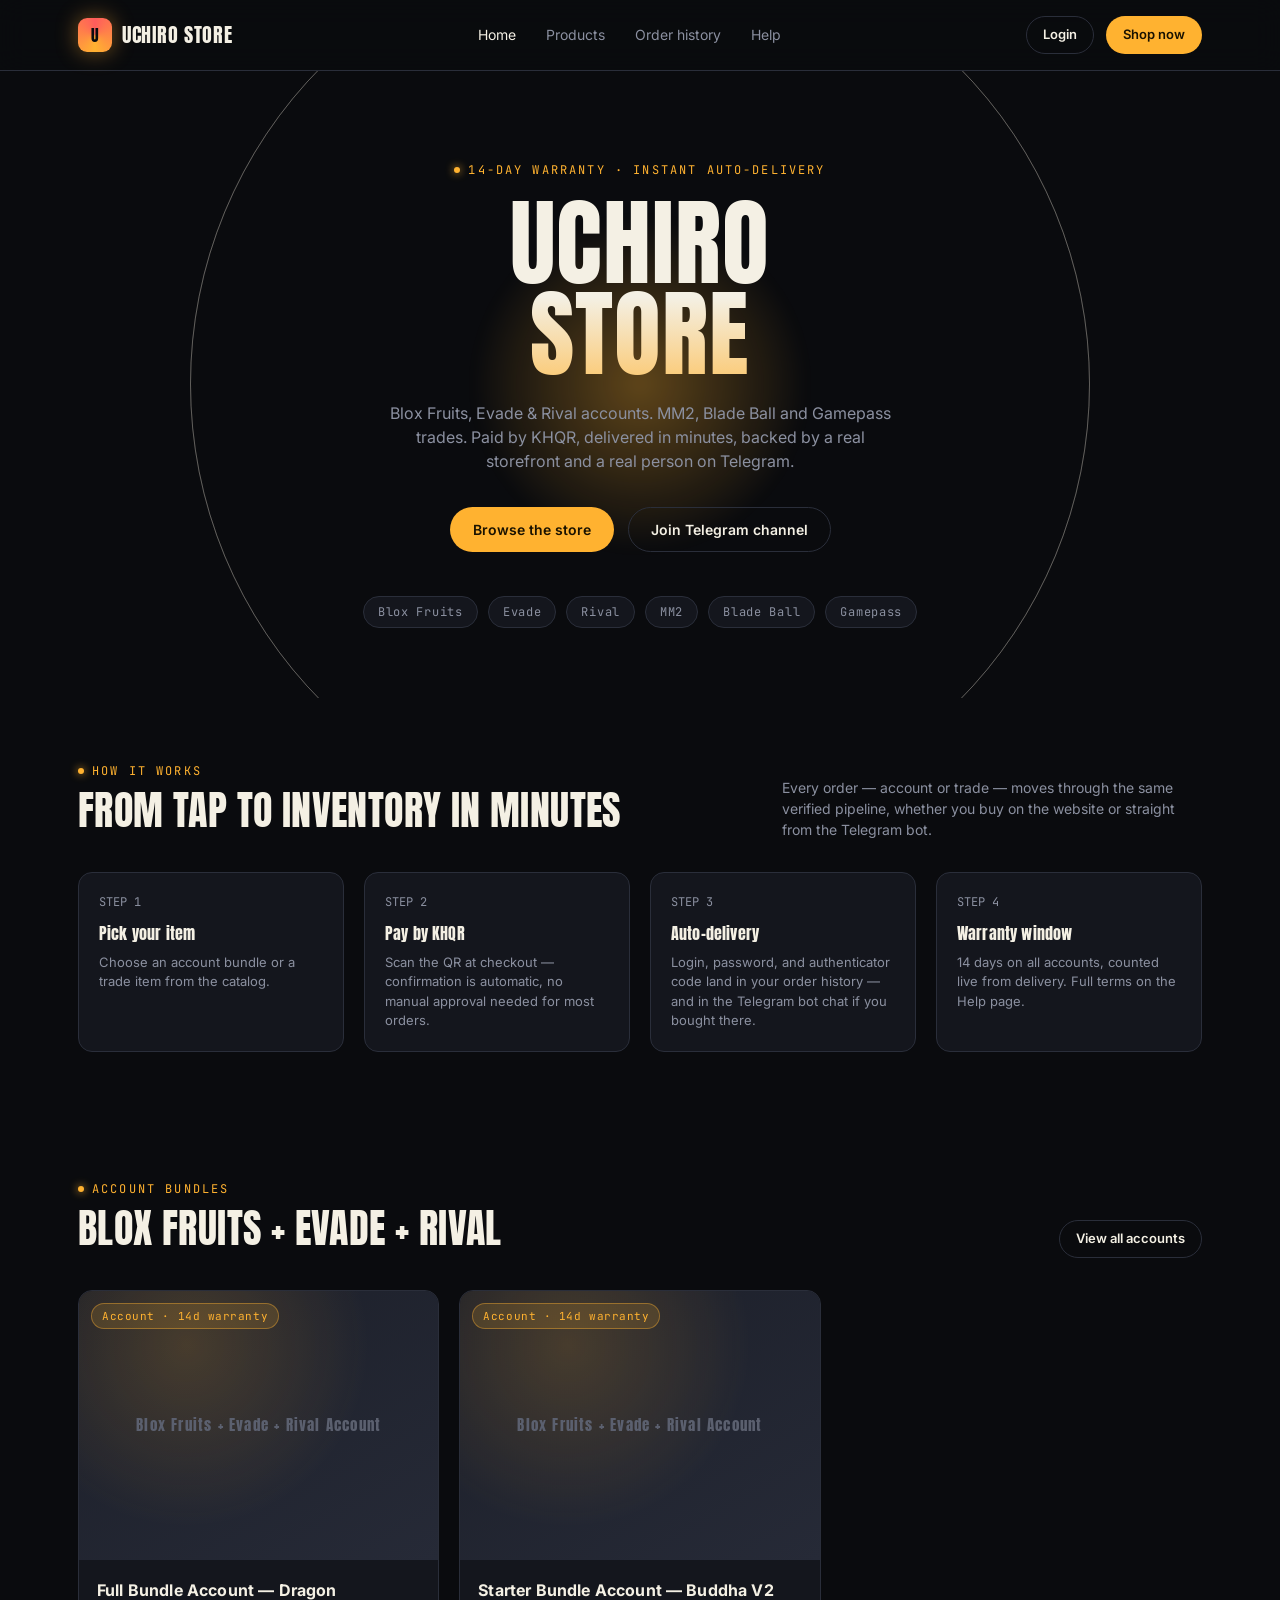
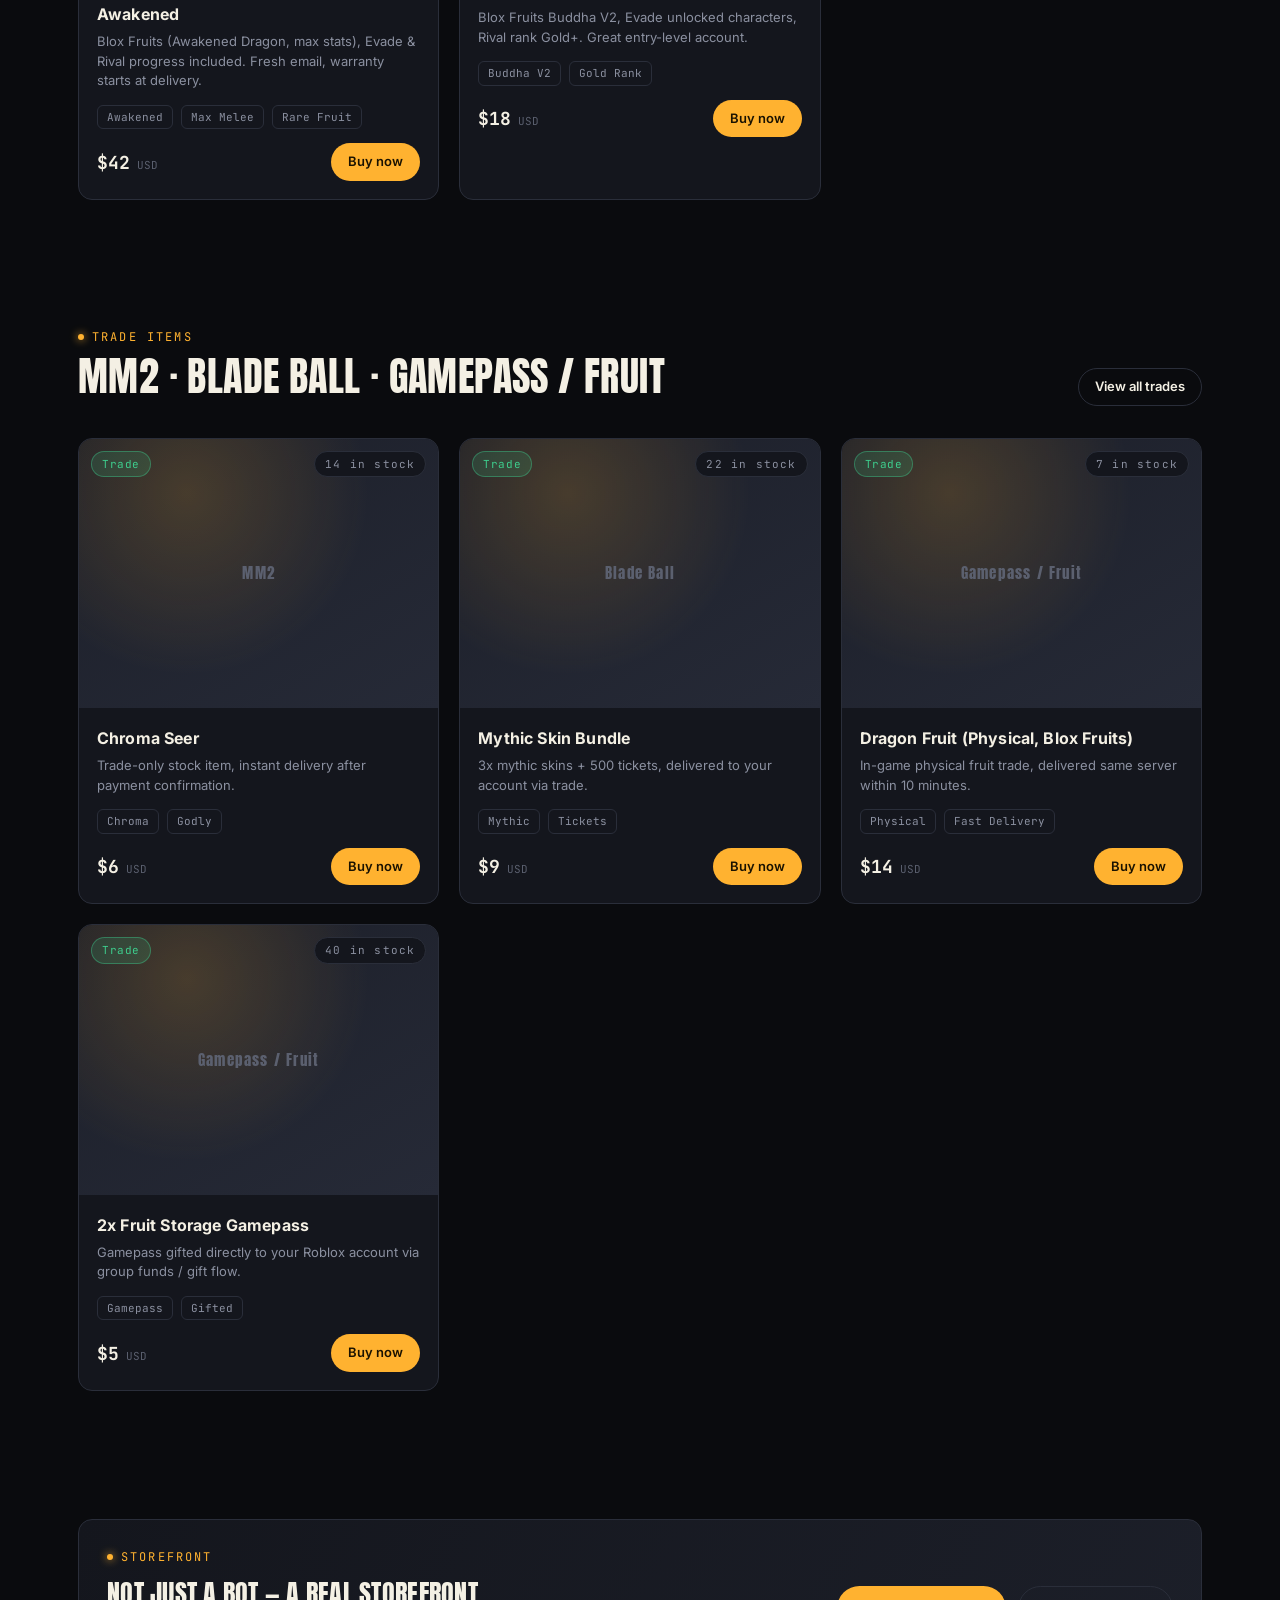
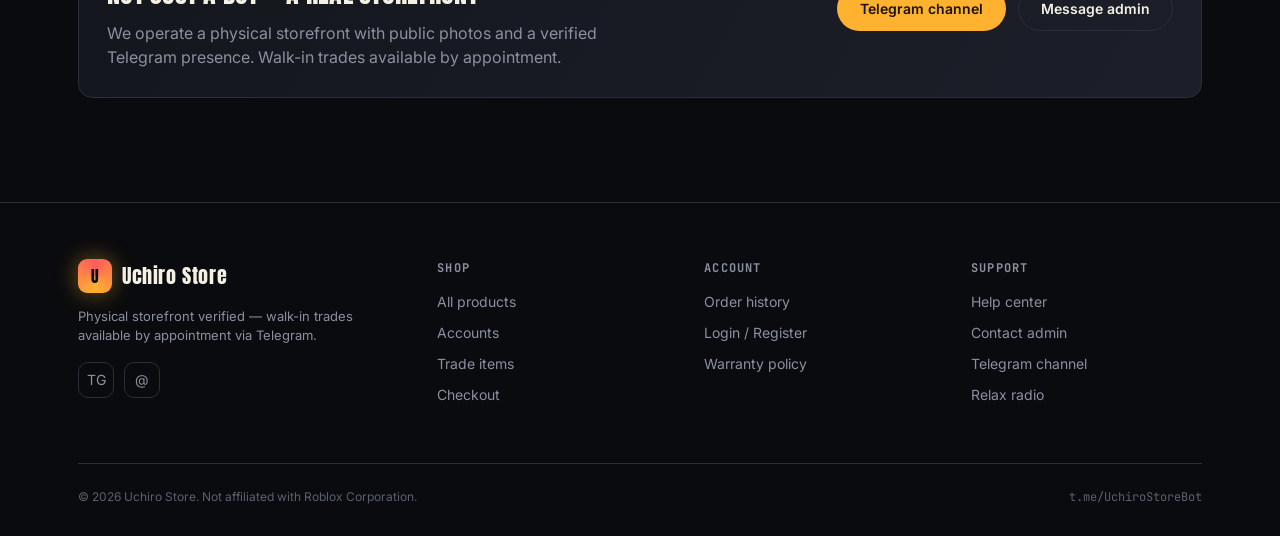
<file: website/index.html>
<!DOCTYPE html>
<html lang="en">
<head>
<meta charset="UTF-8">
<meta name="viewport" content="width=device-width, initial-scale=1.0">
<title>Uchiro Store — Roblox Accounts & Trades</title>
<link rel="preconnect" href="https://fonts.googleapis.com">
<link href="https://fonts.googleapis.com/css2?family=Anton&family=Inter:wght@400;500;600;700&family=JetBrains+Mono:wght@400;500&display=swap" rel="stylesheet">
<link rel="stylesheet" href="assets/style.css">
</head>
<body>

<nav class="nav">
  <div class="nav-inner">
    <a href="index.html" class="brand"><span class="mark">U</span> UCHIRO STORE</a>
    <ul class="nav-links">
      <li><a href="index.html" class="active">Home</a></li>
      <li><a href="products.html">Products</a></li>
      <li><a href="orders.html">Order history</a></li>
      <li><a href="help.html">Help</a></li>
    </ul>
    <div class="nav-cta">
      <a href="login.html" class="btn btn-ghost btn-sm">Login</a>
      <a href="products.html" class="btn btn-amber btn-sm">Shop now</a>
      <button class="menu-toggle">☰</button>
    </div>
  </div>
</nav>

<header class="hero">
  <div class="aura">
    <div class="ring"></div><div class="ring"></div><div class="ring"></div>
    <div class="core"></div>
  </div>
  <div class="wrap hero-content">
    <div class="eyebrow">14-DAY WARRANTY · INSTANT AUTO-DELIVERY</div>
    <h1>UCHIRO<br>STORE</h1>
    <p class="sub">Blox Fruits, Evade & Rival accounts. MM2, Blade Ball and Gamepass trades. Paid by KHQR, delivered in minutes, backed by a real storefront and a real person on Telegram.</p>
    <div class="hero-cta">
      <a href="products.html" class="btn btn-amber">Browse the store</a>
      <a href="https://t.me/uchirostore" target="_blank" class="btn btn-ghost">Join Telegram channel</a>
    </div>
    <div class="hero-tags">
      <span class="tag">Blox Fruits</span>
      <span class="tag">Evade</span>
      <span class="tag">Rival</span>
      <span class="tag">MM2</span>
      <span class="tag">Blade Ball</span>
      <span class="tag">Gamepass</span>
    </div>
  </div>
</header>

<section>
  <div class="wrap">
    <div class="section-head">
      <div>
        <div class="eyebrow">HOW IT WORKS</div>
        <h2>From tap to inventory in minutes</h2>
      </div>
      <p>Every order — account or trade — moves through the same verified pipeline, whether you buy on the website or straight from the Telegram bot.</p>
    </div>
    <div class="grid grid-4">
      <div class="panel panel-sm">
        <div class="mono muted" style="font-size:12px;">STEP 1</div>
        <h3 style="text-transform:none; font-size:16px; margin:10px 0 8px;">Pick your item</h3>
        <p class="muted" style="font-size:13px;">Choose an account bundle or a trade item from the catalog.</p>
      </div>
      <div class="panel panel-sm">
        <div class="mono muted" style="font-size:12px;">STEP 2</div>
        <h3 style="text-transform:none; font-size:16px; margin:10px 0 8px;">Pay by KHQR</h3>
        <p class="muted" style="font-size:13px;">Scan the QR at checkout — confirmation is automatic, no manual approval needed for most orders.</p>
      </div>
      <div class="panel panel-sm">
        <div class="mono muted" style="font-size:12px;">STEP 3</div>
        <h3 style="text-transform:none; font-size:16px; margin:10px 0 8px;">Auto-delivery</h3>
        <p class="muted" style="font-size:13px;">Login, password, and authenticator code land in your order history — and in the Telegram bot chat if you bought there.</p>
      </div>
      <div class="panel panel-sm">
        <div class="mono muted" style="font-size:12px;">STEP 4</div>
        <h3 style="text-transform:none; font-size:16px; margin:10px 0 8px;">Warranty window</h3>
        <p class="muted" style="font-size:13px;">14 days on all accounts, counted live from delivery. Full terms on the Help page.</p>
      </div>
    </div>
  </div>
</section>

<section id="account">
  <div class="wrap">
    <div class="section-head">
      <div>
        <div class="eyebrow">ACCOUNT BUNDLES</div>
        <h2>Blox Fruits + Evade + Rival</h2>
      </div>
      <a href="products.html#account" class="btn btn-ghost btn-sm">View all accounts</a>
    </div>
    <div class="grid grid-3" id="featured-accounts"></div>
  </div>
</section>

<section id="trade">
  <div class="wrap">
    <div class="section-head">
      <div>
        <div class="eyebrow">TRADE ITEMS</div>
        <h2>MM2 · Blade Ball · Gamepass / Fruit</h2>
      </div>
      <a href="products.html#trade" class="btn btn-ghost btn-sm">View all trades</a>
    </div>
    <div class="grid grid-3" id="featured-trades"></div>
  </div>
</section>

<section>
  <div class="wrap">
    <div class="panel" style="display:flex; align-items:center; justify-content:space-between; gap:24px; flex-wrap:wrap; background:linear-gradient(120deg, var(--surface), var(--surface-2));">
      <div>
        <div class="eyebrow">STOREFRONT</div>
        <h2 style="font-size:26px; margin-top:8px;">Not just a bot — a real storefront</h2>
        <p class="muted mt-8" style="max-width:520px;">We operate a physical storefront with public photos and a verified Telegram presence. Walk-in trades available by appointment.</p>
      </div>
      <div class="flex gap-12" style="flex-wrap:wrap;">
        <a href="https://t.me/uchirostore" target="_blank" class="btn btn-amber">Telegram channel</a>
        <a href="https://t.me/noreakyout" target="_blank" class="btn btn-ghost">Message admin</a>
      </div>
    </div>
  </div>
</section>

<footer data-footer></footer>

<script src="assets/data.js"></script>
<script src="assets/app.js"></script>
<script>
function cardHTML(p){
  const badge = p.kind === 'account' ? `<span class="badge badge-account">Account · ${p.warranty_days}d warranty</span>` : `<span class="badge badge-trade">Trade</span>`;
  const stock = p.kind === 'account' ? '' : `<span class="badge-stock">${p.stock} in stock</span>`;
  return `
  <div class="card">
    <div class="card-media">${badge}${stock}${p.category}</div>
    <div class="card-body">
      <h3>${p.name}</h3>
      <div class="desc">${p.desc}</div>
      <div class="pill-row">${p.tags.map(t=>`<span class="pill">${t}</span>`).join('')}</div>
      <div class="card-foot">
        <div class="price">$${p.price}<small> USD</small></div>
        <a href="checkout.html?item=${p.id}" class="btn btn-amber btn-sm">Buy now</a>
      </div>
    </div>
  </div>`;
}
document.getElementById('featured-accounts').innerHTML = CATALOG.filter(p=>p.kind==='account').map(cardHTML).join('');
document.getElementById('featured-trades').innerHTML = CATALOG.filter(p=>p.kind==='trade').map(cardHTML).join('');
</script>
</body>
</html>
</file>
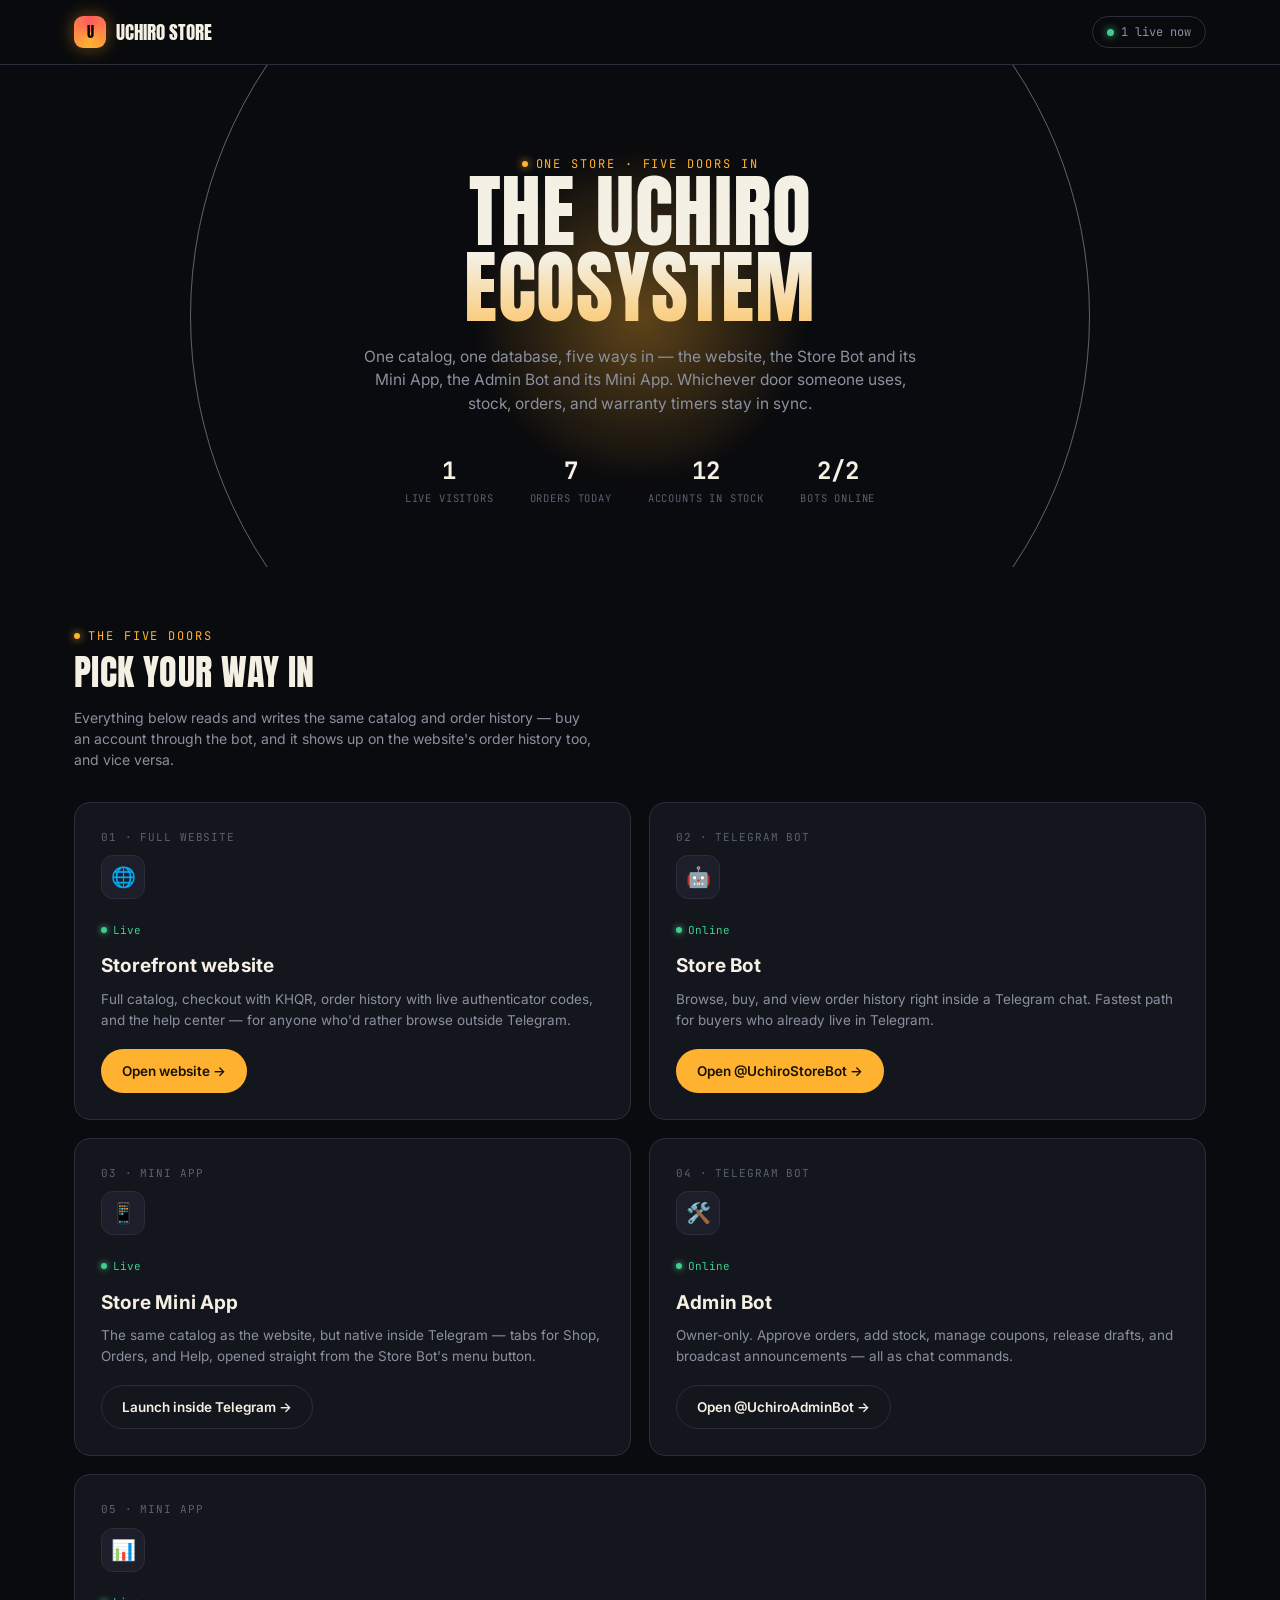
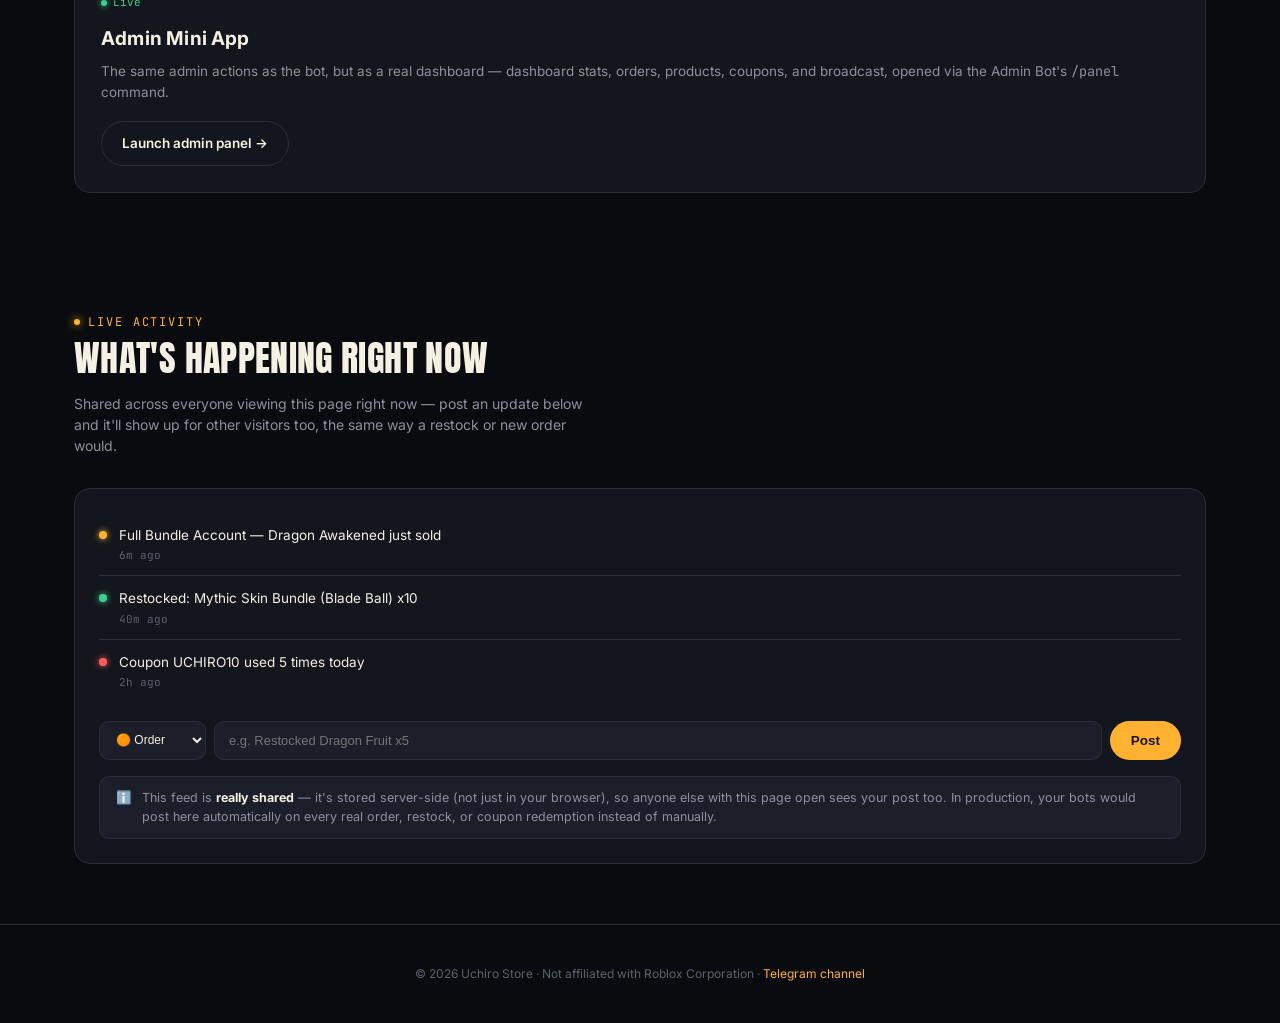
<file: hub.html>
<!DOCTYPE html>
<html lang="en">
<head>
<meta charset="UTF-8">
<meta name="viewport" content="width=device-width, initial-scale=1.0">
<title>Uchiro Store — Ecosystem</title>
<link href="https://fonts.googleapis.com/css2?family=Anton&family=Inter:wght@400;500;600;700&family=JetBrains+Mono:wght@400;500&display=swap" rel="stylesheet">
<style>
:root{
  --void:#0a0b0e; --surface:#14161d; --surface-2:#1c1f29; --surface-3:#262a37; --line:#2a2e3a;
  --ivory:#f4f0e4; --amber:#ffb230; --amber-dim:#b57e26; --ember:#ff5c5c; --mint:#3ecf8e;
  --slate:#8b90a0; --slate-dim:#5b606f;
  --font-display:'Anton','Arial Narrow',sans-serif; --font-body:'Inter',-apple-system,sans-serif; --font-mono:'JetBrains Mono','Courier New',monospace;
}
*{box-sizing:border-box; margin:0; padding:0;}
body{background:var(--void); color:var(--ivory); font-family:var(--font-body); line-height:1.5; overflow-x:hidden;}
a{color:inherit; text-decoration:none;}
.wrap{max-width:1180px; margin:0 auto; padding:0 24px;}
h1,h2,h3{font-family:var(--font-display); font-weight:400; text-transform:uppercase; letter-spacing:.01em;}
.eyebrow{font-family:var(--font-mono); font-size:12px; letter-spacing:.16em; text-transform:uppercase; color:var(--amber); display:flex; align-items:center; gap:8px;}
.eyebrow::before{content:""; width:6px; height:6px; border-radius:50%; background:var(--amber); box-shadow:0 0 8px var(--amber);}
.mono{font-family:var(--font-mono);} .muted{color:var(--slate);}

/* nav */
.nav{position:sticky; top:0; z-index:50; background:rgba(10,11,14,.85); backdrop-filter:blur(14px); border-bottom:1px solid var(--line);}
.nav-inner{max-width:1180px; margin:0 auto; padding:16px 24px; display:flex; align-items:center; justify-content:space-between;}
.brand{display:flex; align-items:center; gap:10px; font-family:var(--font-display); font-size:19px;}
.mark{width:32px;height:32px;border-radius:9px; background:conic-gradient(from 180deg, var(--amber), var(--ember), var(--amber)); display:flex; align-items:center; justify-content:center; color:var(--void); font-size:15px; font-family:var(--font-display); box-shadow:0 0 18px rgba(255,178,48,.4);}
.live-pill{display:flex; align-items:center; gap:7px; font-family:var(--font-mono); font-size:12px; color:var(--slate); border:1px solid var(--line); padding:6px 14px; border-radius:999px;}
.live-dot{width:7px;height:7px;border-radius:50%; background:var(--mint); box-shadow:0 0 8px var(--mint); animation:blink 1.8s ease-in-out infinite;}
@keyframes blink{0%,100%{opacity:1;} 50%{opacity:.35;}}

/* hero */
.hero{position:relative; text-align:center; padding:90px 0 60px; overflow:hidden;}
.aura{position:absolute; top:50%; left:50%; width:900px; height:900px; transform:translate(-50%,-50%); pointer-events:none;}
.aura .ring{position:absolute; inset:0; border-radius:50%; border:1px solid rgba(244,240,228,.14); animation:pulse 4.5s ease-out infinite;}
.aura .ring:nth-child(2){animation-delay:1.1s;} .aura .ring:nth-child(3){animation-delay:2.2s;}
.aura .core{position:absolute; top:50%; left:50%; width:340px; height:340px; border-radius:50%; transform:translate(-50%,-50%); background:radial-gradient(circle, rgba(255,178,48,.35), rgba(255,178,48,0) 70%); filter:blur(6px); animation:breathe 3.6s ease-in-out infinite;}
@keyframes pulse{0%{transform:scale(.25); opacity:0;} 15%{opacity:.9;} 100%{transform:scale(1); opacity:0;}}
@keyframes breathe{0%,100%{opacity:.55; transform:translate(-50%,-50%) scale(.92);} 50%{opacity:1; transform:translate(-50%,-50%) scale(1.06);}}
.hero-content{position:relative; z-index:1;}
.hero h1{font-size:clamp(42px,7vw,80px); line-height:.95; background:linear-gradient(180deg, var(--ivory) 0%, var(--ivory) 55%, var(--amber) 130%); -webkit-background-clip:text; background-clip:text; -webkit-text-fill-color:transparent;}
.hero p{max-width:560px; margin:20px auto 0; color:var(--slate); font-size:15.5px;}

/* live stat strip */
.stat-strip{display:flex; justify-content:center; gap:36px; flex-wrap:wrap; margin-top:38px; position:relative; z-index:1;}
.stat-strip div{text-align:center;}
.stat-strip .num{font-family:var(--font-mono); font-size:24px; color:var(--ivory); font-weight:700;}
.stat-strip .lbl{font-family:var(--font-mono); font-size:10.5px; color:var(--slate-dim); text-transform:uppercase; letter-spacing:.08em; margin-top:2px;}

/* ecosystem grid */
section{padding:60px 0;}
.section-head{margin-bottom:32px;}
.section-head h2{font-size:clamp(26px,4vw,36px);}
.section-head p{color:var(--slate); font-size:14px; margin-top:8px; max-width:520px;}

.eco-grid{display:grid; grid-template-columns:repeat(2,1fr); gap:18px;}
@media (max-width:760px){.eco-grid{grid-template-columns:1fr;}}
.eco-card{background:var(--surface); border:1px solid var(--line); border-radius:16px; padding:26px; position:relative; overflow:hidden; transition:.25s;}
.eco-card:hover{border-color:var(--amber-dim); transform:translateY(-3px);}
.eco-card .kind{font-family:var(--font-mono); font-size:11px; color:var(--slate-dim); letter-spacing:.08em; text-transform:uppercase; margin-bottom:10px;}
.eco-card .icon{width:44px; height:44px; border-radius:12px; background:var(--surface-2); border:1px solid var(--line); display:flex; align-items:center; justify-content:center; font-size:20px; margin-bottom:16px;}
.eco-card h3{font-size:19px; text-transform:none; font-family:var(--font-body); font-weight:700; margin-bottom:8px;}
.eco-card p{color:var(--slate); font-size:13.5px; margin-bottom:18px; line-height:1.55;}
.eco-card .status{display:inline-flex; align-items:center; gap:6px; font-family:var(--font-mono); font-size:11px; color:var(--mint); margin-bottom:14px;}
.eco-card .status .dot{width:6px;height:6px;border-radius:50%; background:var(--mint); box-shadow:0 0 6px var(--mint);}
.btn{display:inline-flex; align-items:center; gap:8px; padding:11px 20px; border-radius:999px; font-size:13.5px; font-weight:600; border:1px solid transparent; cursor:pointer;}
.btn-amber{background:var(--amber); color:#1a1200;}
.btn-ghost{background:transparent; color:var(--ivory); border-color:var(--line);}

/* live activity feed */
.feed-panel{background:var(--surface); border:1px solid var(--line); border-radius:16px; padding:24px;}
.feed-item{display:flex; gap:12px; padding:12px 0; border-bottom:1px solid var(--line);}
.feed-item:last-child{border-bottom:none;}
.feed-dot{width:8px; height:8px; border-radius:50%; margin-top:6px; flex-shrink:0;}
.feed-dot.order{background:var(--amber); box-shadow:0 0 6px var(--amber);}
.feed-dot.stock{background:var(--mint); box-shadow:0 0 6px var(--mint);}
.feed-dot.coupon{background:var(--ember); box-shadow:0 0 6px var(--ember);}
.feed-text{font-size:13.5px;}
.feed-time{font-family:var(--font-mono); font-size:11px; color:var(--slate-dim); margin-top:2px;}
.post-row{display:flex; gap:8px; margin-top:18px;}
.post-row input{flex:1; background:var(--surface-2); border:1px solid var(--line); border-radius:10px; padding:10px 14px; color:var(--ivory); font-size:13px; outline:none;}
.post-row input:focus{border-color:var(--amber);}
.post-row select{background:var(--surface-2); border:1px solid var(--line); border-radius:10px; padding:10px 12px; color:var(--ivory); font-size:12px;}

.toast-banner{background:var(--surface-2); border:1px solid var(--line); border-radius:10px; padding:12px 16px; font-size:12.5px; color:var(--slate); display:flex; gap:10px; align-items:flex-start; margin-top:16px;}
.toast-banner strong{color:var(--ivory);}

footer{border-top:1px solid var(--line); padding:40px 0; text-align:center; color:var(--slate-dim); font-size:12px;}
</style>
</head>
<body>

<nav class="nav">
  <div class="nav-inner">
    <div class="brand"><span class="mark">U</span> UCHIRO STORE</div>
    <div class="live-pill"><span class="live-dot"></span><span id="nav-visitor-count">–</span> live now</div>
  </div>
</nav>

<header class="hero">
  <div class="aura"><div class="ring"></div><div class="ring"></div><div class="ring"></div><div class="core"></div></div>
  <div class="wrap hero-content">
    <div class="eyebrow" style="justify-content:center;">ONE STORE · FIVE DOORS IN</div>
    <h1>THE UCHIRO<br>ECOSYSTEM</h1>
    <p>One catalog, one database, five ways in — the website, the Store Bot and its Mini App, the Admin Bot and its Mini App. Whichever door someone uses, stock, orders, and warranty timers stay in sync.</p>
    <div class="stat-strip">
      <div><div class="num" id="stat-visitors">–</div><div class="lbl">Live visitors</div></div>
      <div><div class="num" id="stat-orders">–</div><div class="lbl">Orders today</div></div>
      <div><div class="num" id="stat-stock">–</div><div class="lbl">Accounts in stock</div></div>
      <div><div class="num" id="stat-uptime">–</div><div class="lbl">Bots online</div></div>
    </div>
  </div>
</header>

<section>
  <div class="wrap">
    <div class="section-head">
      <div class="eyebrow">THE FIVE DOORS</div>
      <h2>Pick your way in</h2>
      <p>Everything below reads and writes the same catalog and order history — buy an account through the bot, and it shows up on the website's order history too, and vice versa.</p>
    </div>

    <div class="eco-grid">
      <div class="eco-card">
        <div class="kind">01 · Full website</div>
        <div class="icon">🌐</div>
        <div class="status"><span class="dot"></span>Live</div>
        <h3>Storefront website</h3>
        <p>Full catalog, checkout with KHQR, order history with live authenticator codes, and the help center — for anyone who'd rather browse outside Telegram.</p>
        <a href="index.html" class="btn btn-amber">Open website →</a>
      </div>

      <div class="eco-card">
        <div class="kind">02 · Telegram bot</div>
        <div class="icon">🤖</div>
        <div class="status"><span class="dot"></span>Online</div>
        <h3>Store Bot</h3>
        <p>Browse, buy, and view order history right inside a Telegram chat. Fastest path for buyers who already live in Telegram.</p>
        <a href="https://t.me/UchiroStoreBot" target="_blank" class="btn btn-amber">Open @UchiroStoreBot →</a>
      </div>

      <div class="eco-card">
        <div class="kind">03 · Mini App</div>
        <div class="icon">📱</div>
        <div class="status"><span class="dot"></span>Live</div>
        <h3>Store Mini App</h3>
        <p>The same catalog as the website, but native inside Telegram — tabs for Shop, Orders, and Help, opened straight from the Store Bot's menu button.</p>
        <a href="https://t.me/UchiroStoreBot?startapp=shop" target="_blank" class="btn btn-ghost">Launch inside Telegram →</a>
      </div>

      <div class="eco-card">
        <div class="kind">04 · Telegram bot</div>
        <div class="icon">🛠️</div>
        <div class="status"><span class="dot"></span>Online</div>
        <h3>Admin Bot</h3>
        <p>Owner-only. Approve orders, add stock, manage coupons, release drafts, and broadcast announcements — all as chat commands.</p>
        <a href="https://t.me/UchiroAdminBot" target="_blank" class="btn btn-ghost">Open @UchiroAdminBot →</a>
      </div>

      <div class="eco-card" style="grid-column:1/-1;">
        <div class="kind">05 · Mini App</div>
        <div class="icon">📊</div>
        <div class="status"><span class="dot"></span>Live</div>
        <h3>Admin Mini App</h3>
        <p>The same admin actions as the bot, but as a real dashboard — dashboard stats, orders, products, coupons, and broadcast, opened via the Admin Bot's <span class="mono">/panel</span> command.</p>
        <a href="https://t.me/UchiroAdminBot?startapp=panel" target="_blank" class="btn btn-ghost">Launch admin panel →</a>
      </div>
    </div>
  </div>
</section>

<section>
  <div class="wrap">
    <div class="section-head">
      <div class="eyebrow">LIVE ACTIVITY</div>
      <h2>What's happening right now</h2>
      <p>Shared across everyone viewing this page right now — post an update below and it'll show up for other visitors too, the same way a restock or new order would.</p>
    </div>

    <div class="feed-panel">
      <div id="feed-list"></div>
      <div class="post-row">
        <select id="post-type">
          <option value="order">🟠 Order</option>
          <option value="stock">🟢 Stock</option>
          <option value="coupon">🔴 Coupon</option>
        </select>
        <input id="post-text" type="text" placeholder="e.g. Restocked Dragon Fruit x5" maxlength="120">
        <button class="btn btn-amber" id="post-btn">Post</button>
      </div>
      <div class="toast-banner">
        <span>ℹ️</span>
        <div>This feed is <strong>really shared</strong> — it's stored server-side (not just in your browser), so anyone else with this page open sees your post too. In production, your bots would post here automatically on every real order, restock, or coupon redemption instead of manually.</div>
      </div>
    </div>
  </div>
</section>

<footer>
  &copy; 2026 Uchiro Store · Not affiliated with Roblox Corporation · <a href="https://t.me/uchirostore" target="_blank" style="color:var(--amber);">Telegram channel</a>
</footer>

<script>
/* ============================================================
   LIVE, ACTUALLY-SHARED DATA
   Uses the artifact persistent storage API (shared=true) so the
   activity feed and visitor count are real across everyone
   viewing this page — not per-browser mock data.
   In your real deployment, admin_bot.py / webapp_server.py would
   write to this same kind of feed on every real order/restock,
   instead of the manual "Post" button below.
   ============================================================ */

const FEED_KEY = 'uchiro:activity-feed';
const VISITOR_KEY = 'uchiro:visitor-log';

function timeAgo(ts){
  const s = Math.floor((Date.now() - ts) / 1000);
  if(s < 60) return 'just now';
  if(s < 3600) return Math.floor(s/60) + 'm ago';
  if(s < 86400) return Math.floor(s/3600) + 'h ago';
  return Math.floor(s/86400) + 'd ago';
}

const seedFeed = [
  { type:'order',  text:'Full Bundle Account — Dragon Awakened just sold', ts: Date.now() - 6*60000 },
  { type:'stock',  text:'Restocked: Mythic Skin Bundle (Blade Ball) x10', ts: Date.now() - 40*60000 },
  { type:'coupon', text:'Coupon UCHIRO10 used 5 times today', ts: Date.now() - 120*60000 },
];

async function loadFeed(){
  try{
    const res = await window.storage.get(FEED_KEY, true);
    return res ? JSON.parse(res.value) : seedFeed;
  }catch(e){
    return seedFeed;
  }
}

async function saveFeed(items){
  try{ await window.storage.set(FEED_KEY, JSON.stringify(items.slice(0, 30)), true); }
  catch(e){ console.error('feed save failed', e); }
}

function renderFeed(items){
  const iconMap = { order:'order', stock:'stock', coupon:'coupon' };
  document.getElementById('feed-list').innerHTML = items.slice(0,10).map(item => `
    <div class="feed-item">
      <div class="feed-dot ${iconMap[item.type] || 'order'}"></div>
      <div>
        <div class="feed-text">${item.text}</div>
        <div class="feed-time">${timeAgo(item.ts)}</div>
      </div>
    </div>`).join('');
}

async function refreshFeed(){
  const items = await loadFeed();
  items.sort((a,b) => b.ts - a.ts);
  renderFeed(items);
  return items;
}

document.getElementById('post-btn').addEventListener('click', async () => {
  const text = document.getElementById('post-text').value.trim();
  if(!text) return;
  const type = document.getElementById('post-type').value;
  const items = await loadFeed();
  items.unshift({ type, text, ts: Date.now() });
  await saveFeed(items);
  document.getElementById('post-text').value = '';
  refreshFeed();
});

/* ---------- live-ish visitor count (shared, real) ---------- */
async function bumpVisitorCount(){
  try{
    const key = 'v_' + Math.random().toString(36).slice(2,9);
    let list = [];
    try{
      const res = await window.storage.get(VISITOR_KEY, true);
      list = res ? JSON.parse(res.value) : [];
    }catch(e){ list = []; }
    const now = Date.now();
    list.push(now);
    list = list.filter(ts => now - ts < 5*60000); // keep last 5 min as "live"
    await window.storage.set(VISITOR_KEY, JSON.stringify(list), true);
    return list.length;
  }catch(e){
    return 1;
  }
}

async function init(){
  const count = await bumpVisitorCount();
  document.getElementById('nav-visitor-count').textContent = count;
  document.getElementById('stat-visitors').textContent = count;
  document.getElementById('stat-orders').textContent = 7;
  document.getElementById('stat-stock').textContent = 12;
  document.getElementById('stat-uptime').textContent = '2/2';

  await refreshFeed();
  // Poll every 8s so posts from other visitors show up without a reload.
  setInterval(refreshFeed, 8000);
}

document.addEventListener('DOMContentLoaded', init);
</script>
</body>
</html>
</file>
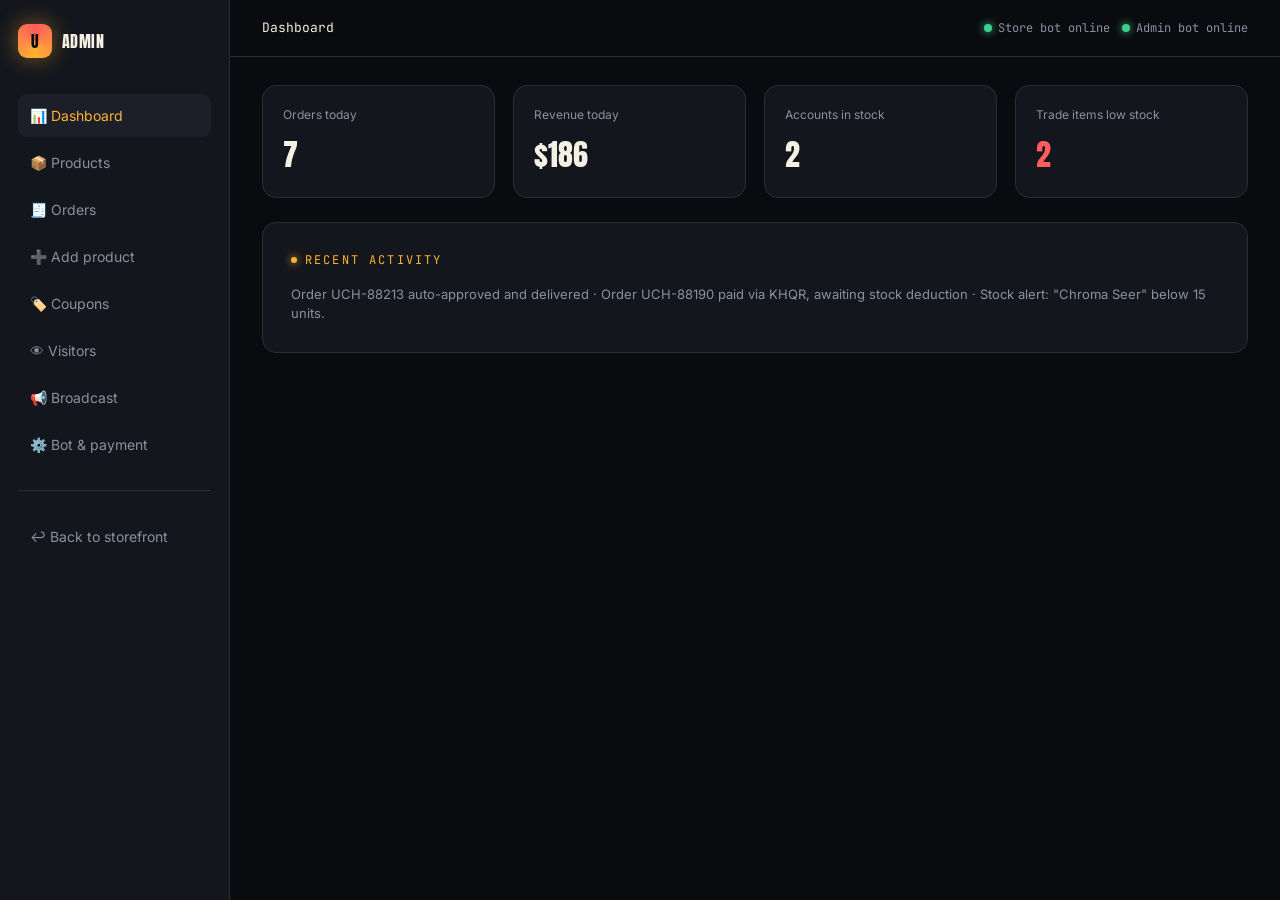
<file: website/admin.html>
<!DOCTYPE html>
<html lang="en">
<head>
<meta charset="UTF-8">
<meta name="viewport" content="width=device-width, initial-scale=1.0">
<title>Admin — Uchiro Store</title>
<link href="https://fonts.googleapis.com/css2?family=Anton&family=Inter:wght@400;500;600;700&family=JetBrains+Mono:wght@400;500&display=swap" rel="stylesheet">
<link rel="stylesheet" href="assets/style.css">
<style>
body{display:flex;}
.sidebar{
  width:230px; flex-shrink:0; min-height:100vh; background:var(--surface); border-right:1px solid var(--line);
  padding:24px 18px; position:sticky; top:0; height:100vh;
}
.sidebar .brand{margin-bottom:36px; font-size:16px;}
.sidebar a{display:flex; align-items:center; gap:10px; padding:11px 12px; border-radius:9px; color:var(--slate); font-size:14px; margin-bottom:4px; transition:.15s;}
.sidebar a:hover{background:var(--surface-2); color:var(--ivory);}
.sidebar a.active{background:var(--surface-2); color:var(--amber);}
.main{flex:1; min-width:0;}
.topbar{
  padding:18px 32px; border-bottom:1px solid var(--line); display:flex; justify-content:space-between; align-items:center;
  position:sticky; top:0; background:var(--void); z-index:10;
}
.content{padding:28px 32px 60px;}
.stat-grid{display:grid; grid-template-columns:repeat(4,1fr); gap:18px;}
@media (max-width:900px){.stat-grid{grid-template-columns:repeat(2,1fr);}}
.stat-card{background:var(--surface); border:1px solid var(--line); border-radius:var(--radius); padding:20px;}
.stat-card .num{font-family:var(--font-display); font-size:30px; margin-top:8px;}
.admin-view{display:none;}
.admin-view.active{display:block;}
table{width:100%; border-collapse:collapse; font-size:13px;}
th{text-align:left; color:var(--slate); font-family:var(--font-mono); font-weight:400; font-size:11px; letter-spacing:.05em; text-transform:uppercase; padding:10px 14px; border-bottom:1px solid var(--line);}
td{padding:12px 14px; border-bottom:1px solid var(--line); vertical-align:middle;}
tr:last-child td{border-bottom:none;}
.status-chip{font-family:var(--font-mono); font-size:11px; padding:3px 10px; border-radius:999px;}
.chip-pending{background:rgba(255,178,48,.15); color:var(--amber);}
.chip-approved{background:rgba(62,207,142,.15); color:var(--mint);}
.chip-out{background:rgba(255,92,92,.15); color:var(--ember);}
.icon-btn{background:var(--surface-2); border:1px solid var(--line); color:var(--slate); border-radius:7px; padding:6px 11px; font-size:12px; cursor:pointer;}
.icon-btn:hover{color:var(--ivory); border-color:var(--amber);}
.bar{height:5px; background:var(--surface-3); border-radius:99px; overflow:hidden;}
.bar-fill{height:100%; background:var(--amber);}
</style>
</head>
<body>

<aside class="sidebar">
  <div class="brand"><span class="mark">U</span> ADMIN</div>
  <a href="#" class="side-link active" data-view="dashboard-view">📊 Dashboard</a>
  <a href="#" class="side-link" data-view="products-view">📦 Products</a>
  <a href="#" class="side-link" data-view="orders-view">🧾 Orders</a>
  <a href="#" class="side-link" data-view="add-view">➕ Add product</a>
  <a href="#" class="side-link" data-view="coupons-view">🏷️ Coupons</a>
  <a href="#" class="side-link" data-view="visitors-view">👁 Visitors</a>
  <a href="#" class="side-link" data-view="broadcast-view">📢 Broadcast</a>
  <a href="#" class="side-link" data-view="settings-view">⚙️ Bot & payment</a>
  <div class="divider"></div>
  <a href="index.html">↩ Back to storefront</a>
</aside>

<div class="main">
  <div class="topbar">
    <div class="mono" style="font-size:13px;" id="view-title">Dashboard</div>
    <div class="flex gap-12 center">
      <span class="muted mono" style="font-size:12px;"><span class="status-dot status-live"></span>Store bot online</span>
      <span class="muted mono" style="font-size:12px;"><span class="status-dot status-live"></span>Admin bot online</span>
    </div>
  </div>

  <div class="content">

    <div id="dashboard-view" class="admin-view active">
      <div class="stat-grid">
        <div class="stat-card"><div class="muted" style="font-size:12px;">Orders today</div><div class="num">7</div></div>
        <div class="stat-card"><div class="muted" style="font-size:12px;">Revenue today</div><div class="num">$186</div></div>
        <div class="stat-card"><div class="muted" style="font-size:12px;">Accounts in stock</div><div class="num" id="stat-accounts">-</div></div>
        <div class="stat-card"><div class="muted" style="font-size:12px;">Trade items low stock</div><div class="num" style="color:var(--ember);">2</div></div>
      </div>
      <div class="panel mt-24">
        <div class="eyebrow">RECENT ACTIVITY</div>
        <p class="muted mt-16" style="font-size:13px;">Order UCH-88213 auto-approved and delivered · Order UCH-88190 paid via KHQR, awaiting stock deduction · Stock alert: "Chroma Seer" below 15 units.</p>
      </div>
    </div>

    <div id="products-view" class="admin-view">
      <div class="flex between" style="flex-wrap:wrap; gap:12px;">
        <div class="eyebrow">PRODUCTS</div>
        <div class="flex gap-8">
          <button class="btn btn-ghost btn-sm" id="release-all">Release all pending stock</button>
          <button class="btn btn-amber btn-sm" onclick="switchView('add-view')">+ Add product</button>
        </div>
      </div>
      <div class="panel mt-16" style="padding:0;">
        <table>
          <thead><tr><th>Item</th><th>Category</th><th>Type</th><th>Price</th><th>Stock</th><th></th></tr></thead>
          <tbody id="products-table"></tbody>
        </table>
      </div>
    </div>

    <div id="orders-view" class="admin-view">
      <div class="eyebrow">ORDERS</div>
      <div class="panel mt-16" style="padding:0;">
        <table>
          <thead><tr><th>Order</th><th>Item</th><th>Buyer</th><th>Amount</th><th>Status</th><th></th></tr></thead>
          <tbody>
            <tr><td class="mono">UCH-88213</td><td>Full Bundle Account — Dragon Awakened</td><td>@player_921</td><td>$42</td><td><span class="status-chip chip-approved">Delivered</span></td><td><button class="icon-btn">View</button></td></tr>
            <tr><td class="mono">UCH-88214</td><td>Chroma Seer (MM2)</td><td>Website: j.doe@mail.com</td><td>$6</td><td><span class="status-chip chip-pending">Awaiting KHQR</span></td><td><button class="icon-btn">Approve</button></td></tr>
            <tr><td class="mono">UCH-88215</td><td>Dragon Fruit (Physical)</td><td>@fruitfan22</td><td>$14</td><td><span class="status-chip chip-out">Out of stock</span></td><td><button class="icon-btn">Restock</button></td></tr>
          </tbody>
        </table>
      </div>
    </div>

    <div id="add-view" class="admin-view">
      <div class="eyebrow">ADD PRODUCT</div>
      <div class="panel mt-16" style="max-width:600px;">
        <form onsubmit="event.preventDefault(); alert('Wire this up to your admin_bot.py / database.py insert route.');">
          <div class="field">
            <label>Type</label>
            <select>
              <option>Account (Blox Fruits + Evade + Rival)</option>
              <option>Trade — MM2</option>
              <option>Trade — Blade Ball</option>
              <option>Trade — Gamepass / Fruit</option>
            </select>
          </div>
          <div class="field"><label>Name</label><input type="text" placeholder="e.g. Chroma Seer" required></div>
          <div class="field"><label>Description</label><textarea rows="3" placeholder="Short description shown on the product card"></textarea></div>
          <div class="grid" style="grid-template-columns:1fr 1fr;">
            <div class="field"><label>Price (USD)</label><input type="number" step="0.01" required></div>
            <div class="field"><label>Stock quantity</label><input type="number" required></div>
          </div>
          <div class="field"><label>Warranty (days, accounts only)</label><input type="number" value="14"></div>
          <div class="field"><label>Login / password (accounts only — delivered automatically)</label><input type="text" placeholder="login:password"></div>
          <div class="field"><label>Product image</label><input type="file" accept="image/*"></div>
          <button class="btn btn-amber btn-block" type="submit">Save & publish</button>
        </form>
      </div>
    </div>

    <div id="coupons-view" class="admin-view">
      <div class="flex between" style="flex-wrap:wrap; gap:12px;">
        <div class="eyebrow">COUPONS</div>
        <button class="btn btn-amber btn-sm" id="new-coupon-btn">+ New coupon</button>
      </div>

      <div class="panel mt-16" id="new-coupon-form" style="display:none; max-width:520px;">
        <p class="muted" style="font-size:12px; margin-bottom:14px;">Maps directly to <span class="mono">/addcoupon &lt;code&gt; &lt;percent|fixed&gt; &lt;amount&gt; &lt;max_uses&gt;</span> — each code is single-use per buyer automatically.</p>
        <form onsubmit="event.preventDefault(); alert('Wire this up to db.add_coupon() — same call your /addcoupon bot command already makes.');">
          <div class="grid" style="grid-template-columns:1fr 1fr;">
            <div class="field"><label>Code</label><input type="text" placeholder="e.g. FRUIT20" style="text-transform:uppercase;" required></div>
            <div class="field">
              <label>Type</label>
              <select><option value="percent">Percent off</option><option value="fixed">Fixed amount off</option></select>
            </div>
          </div>
          <div class="grid" style="grid-template-columns:1fr 1fr;">
            <div class="field"><label>Amount</label><input type="number" placeholder="10" required></div>
            <div class="field"><label>Max uses (total)</label><input type="number" placeholder="200" required></div>
          </div>
          <button class="btn btn-amber btn-block" type="submit">Create coupon</button>
        </form>
      </div>

      <div class="panel mt-16" style="padding:0;">
        <table>
          <thead><tr><th>Code</th><th>Discount</th><th>Used</th><th>Status</th><th></th></tr></thead>
          <tbody id="coupons-table"></tbody>
        </table>
      </div>
    </div>

    <div id="visitors-view" class="admin-view">
      <div class="eyebrow">VISITORS</div>
      <div class="stat-grid mt-16">
        <div class="stat-card"><div class="muted" style="font-size:12px;">Visitors today</div><div class="num" id="v-today">-</div></div>
        <div class="stat-card"><div class="muted" style="font-size:12px;">Unique visitors today</div><div class="num" id="v-unique">-</div></div>
        <div class="stat-card"><div class="muted" style="font-size:12px;">Telegram-referred</div><div class="num" id="v-tg">-</div></div>
        <div class="stat-card"><div class="muted" style="font-size:12px;">Most viewed page</div><div class="num" style="font-size:16px; text-transform:none; font-family:var(--font-mono);" id="v-top">-</div></div>
      </div>

      <div class="panel mt-24">
        <div class="eyebrow">LAST 7 DAYS</div>
        <div class="flex gap-8" style="align-items:flex-end; height:140px; margin-top:20px;" id="week-chart"></div>
      </div>

      <div class="grid mt-24" style="grid-template-columns:1fr 1fr; gap:20px;">
        <div class="panel">
          <div class="eyebrow">TOP PAGES</div>
          <table class="mt-16"><tbody id="top-pages-table"></tbody></table>
        </div>
        <div class="panel">
          <div class="eyebrow">TRAFFIC SOURCES</div>
          <div class="mt-16" id="sources-list"></div>
        </div>
      </div>
      <p class="muted mt-16" style="font-size:12px;">This view expects a lightweight page-view log — e.g. an <span class="mono">analytics</span> table that <span class="mono">webapp_server.py</span> writes one row to on every page load (path, timestamp, referrer, telegram user id if opened from the Mini App).</p>
    </div>

    <div id="broadcast-view" class="admin-view">
      <div class="eyebrow">BROADCAST</div>
      <p class="muted mt-16" style="font-size:13px; max-width:560px;">Send an announcement to every user who has messaged the store bot. This mirrors the <span class="mono">/broadcast</span> command on the admin bot — using either sends to the same user list.</p>
      <div class="panel mt-16" style="max-width:560px;">
        <div class="field"><label>Audience</label>
          <select>
            <option>All users (store bot)</option>
            <option>Users with at least 1 order</option>
            <option>Users with an active warranty</option>
          </select>
        </div>
        <div class="field"><label>Message</label><textarea rows="5" placeholder="e.g. New restock: Dragon Fruit x5, MM2 Chroma bundle back in stock. Tap Shop to grab one before it's gone."></textarea></div>
        <div class="flex between center">
          <span class="muted mono" style="font-size:12px;" id="audience-count">~0 recipients</span>
          <button class="btn btn-amber" onclick="alert('Wire this up to admin_bot.py /broadcast — loops get_all_user_ids() and sends via bot.send_message with basic rate limiting.')">Send announcement</button>
        </div>
      </div>
    </div>

    <div id="settings-view" class="admin-view">
      <div class="eyebrow">BOT & PAYMENT</div>
      <div class="grid" style="grid-template-columns:1fr 1fr; gap:20px; margin-top:16px;">
        <div class="panel">
          <h3 style="text-transform:none; font-size:15px;">Store bot</h3>
          <p class="muted mt-8" style="font-size:13px;">Customer-facing bot. Handles browsing, checkout, and delivers order history in-chat.</p>
          <div class="field mt-16"><label>Bot username</label><input type="text" value="UchiroStoreBot" readonly></div>
        </div>
        <div class="panel">
          <h3 style="text-transform:none; font-size:15px;">Admin bot</h3>
          <p class="muted mt-8" style="font-size:13px;">Owner-only. Add/edit stock, approve orders, release accounts, manage sellers.</p>
          <div class="field mt-16"><label>Bot username</label><input type="text" value="UchiroAdminBot" readonly></div>
        </div>
        <div class="panel" style="grid-column:1/-1;">
          <h3 style="text-transform:none; font-size:15px;">KHQR payment</h3>
          <p class="muted mt-8" style="font-size:13px;">Connects to your KHQR provider so payments auto-confirm at checkout instead of needing a manual screenshot review.</p>
          <div class="field mt-16"><label>KHQR API key</label><input type="password" placeholder="••••••••••••••••"></div>
          <button class="btn btn-ghost btn-sm mt-8">Save connection</button>
        </div>
      </div>
    </div>

  </div>
</div>

<script src="assets/data.js"></script>
<script>
function switchView(id){
  document.querySelectorAll('.admin-view').forEach(v=>v.classList.remove('active'));
  document.getElementById(id).classList.add('active');
  document.querySelectorAll('.side-link').forEach(a=>a.classList.remove('active'));
  const link = document.querySelector(`.side-link[data-view="${id}"]`);
  if(link) link.classList.add('active');
  document.getElementById('view-title').textContent = link ? link.textContent.replace(/^\S+\s/,'') : '';
}
document.querySelectorAll('.side-link').forEach(a=>{
  a.addEventListener('click', e=>{ e.preventDefault(); switchView(a.dataset.view); });
});

document.getElementById('products-table').innerHTML = CATALOG.map(p=>`
  <tr>
    <td>${p.name}</td>
    <td class="muted">${p.category}</td>
    <td>${p.kind === 'account' ? '<span class="status-chip chip-approved">Account</span>' : '<span class="status-chip chip-pending">Trade</span>'}</td>
    <td class="mono">$${p.price}</td>
    <td class="mono">${p.stock}</td>
    <td><button class="icon-btn">Edit</button></td>
  </tr>`).join('');
document.getElementById('stat-accounts').textContent = CATALOG.filter(p=>p.kind==='account').length;

document.getElementById('release-all').addEventListener('click', ()=>{
  alert('This should call your admin_bot.py release-all route, which delivers every approved-but-unsent account to its buyer and decrements stock.');
});

document.getElementById('new-coupon-btn').addEventListener('click', ()=>{
  const f = document.getElementById('new-coupon-form');
  f.style.display = f.style.display === 'none' ? 'block' : 'none';
});

function couponStatus(c){
  const maxedOut = c.used_count >= c.max_uses;
  if(!c.active) return '<span class="status-chip chip-out">Disabled</span>';
  if(maxedOut) return '<span class="status-chip chip-out">Limit reached</span>';
  return '<span class="status-chip chip-approved">Active</span>';
}
document.getElementById('coupons-table').innerHTML = COUPONS.map(c => `
  <tr>
    <td class="mono">${c.code}</td>
    <td>${c.discount_type === 'percent' ? c.amount+'% off' : '$'+c.amount+' off'}</td>
    <td class="mono">${c.used_count} / ${c.max_uses}</td>
    <td>${couponStatus(c)}</td>
    <td><button class="icon-btn">${c.active ? 'Disable' : 'Enable'}</button></td>
  </tr>`).join('');

// ---- visitors ----
document.getElementById('v-today').textContent = TRAFFIC.today_visitors;
document.getElementById('v-unique').textContent = TRAFFIC.today_unique;
document.getElementById('v-tg').textContent = TRAFFIC.sources.find(s=>s.name==='Telegram channel').pct + '%';
document.getElementById('v-top').textContent = TRAFFIC.top_pages[0].path;

const maxVisit = Math.max(...TRAFFIC.week_visitors);
document.getElementById('week-chart').innerHTML = TRAFFIC.week_visitors.map((v,i)=>`
  <div style="flex:1; display:flex; flex-direction:column; align-items:center; gap:8px;">
    <div style="width:100%; max-width:32px; height:${(v/maxVisit*100)}px; background:linear-gradient(180deg, var(--amber), var(--amber-dim)); border-radius:6px 6px 0 0;" title="${v} visitors"></div>
    <span class="muted mono" style="font-size:11px;">${TRAFFIC.week_labels[i]}</span>
  </div>`).join('');

document.getElementById('top-pages-table').innerHTML = TRAFFIC.top_pages.map(p=>`
  <tr><td class="mono" style="font-size:12px;">${p.path}</td><td class="mono" style="text-align:right; font-size:12px;">${p.views}</td></tr>`).join('');

document.getElementById('sources-list').innerHTML = TRAFFIC.sources.map(s=>`
  <div class="mt-8">
    <div class="flex between" style="font-size:12px;"><span class="muted">${s.name}</span><span class="mono">${s.pct}%</span></div>
    <div class="bar mt-8" style="background:var(--surface-2);"><div class="bar-fill" style="width:${s.pct}%;"></div></div>
  </div>`).join('');

document.getElementById('audience-count').textContent = '~482 recipients';
</script>
</body>
</html>
</file>
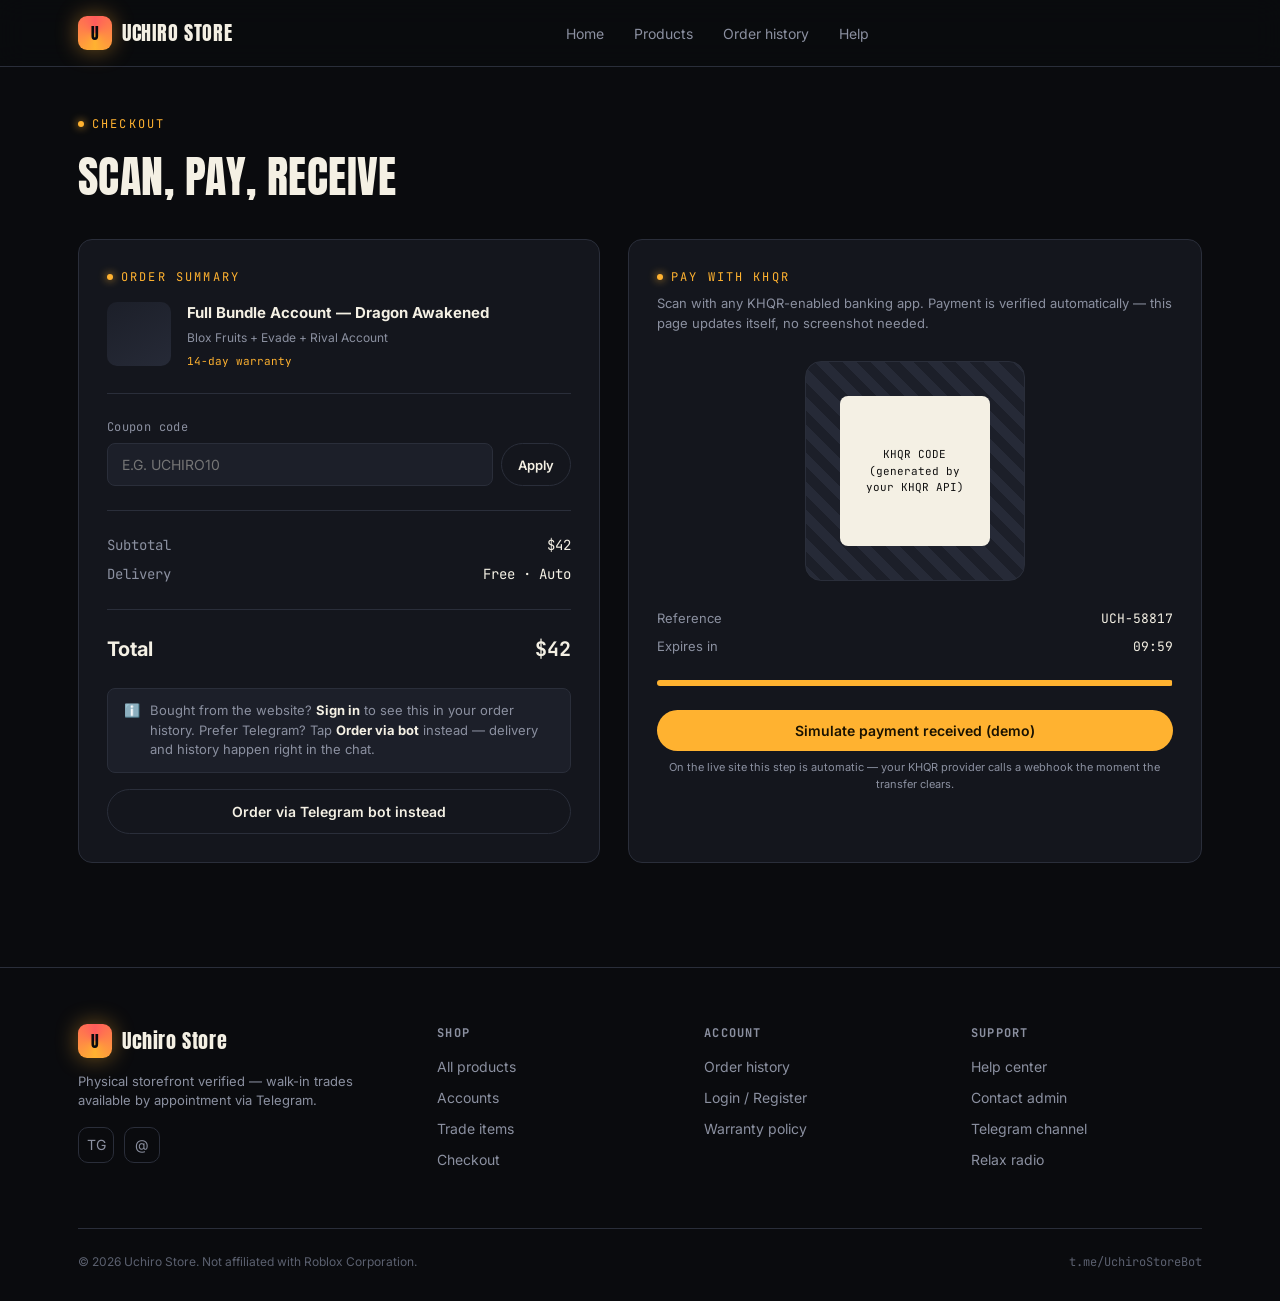
<file: website/checkout.html>
<!DOCTYPE html>
<html lang="en">
<head>
<meta charset="UTF-8">
<meta name="viewport" content="width=device-width, initial-scale=1.0">
<title>Checkout — Uchiro Store</title>
<link href="https://fonts.googleapis.com/css2?family=Anton&family=Inter:wght@400;500;600;700&family=JetBrains+Mono:wght@400;500&display=swap" rel="stylesheet">
<link rel="stylesheet" href="assets/style.css">
</head>
<body>

<nav class="nav">
  <div class="nav-inner">
    <a href="index.html" class="brand"><span class="mark">U</span> UCHIRO STORE</a>
    <ul class="nav-links">
      <li><a href="index.html">Home</a></li>
      <li><a href="products.html">Products</a></li>
      <li><a href="orders.html">Order history</a></li>
      <li><a href="help.html">Help</a></li>
    </ul>
    <div class="nav-cta"><button class="menu-toggle">☰</button></div>
  </div>
</nav>

<header style="padding:48px 0 10px;">
  <div class="wrap">
    <div class="eyebrow">CHECKOUT</div>
    <h1 style="font-size:clamp(30px,4vw,44px); margin-top:10px;">Scan, pay, receive</h1>
  </div>
</header>

<section style="padding-top:20px;">
  <div class="wrap" style="display:grid; grid-template-columns:1fr 1.1fr; gap:28px;">

    <div class="panel" id="order-summary">
      <div class="eyebrow">ORDER SUMMARY</div>
      <div id="item-block" class="mt-16"></div>
      <div class="divider"></div>

      <div class="field" style="margin-bottom:10px;">
        <label>Coupon code</label>
        <div class="flex gap-8">
          <input type="text" id="coupon-input" placeholder="e.g. UCHIRO10" style="flex:1; text-transform:uppercase;">
          <button class="btn btn-ghost btn-sm" id="apply-coupon">Apply</button>
        </div>
        <div id="coupon-msg" class="hint"></div>
      </div>

      <div class="divider"></div>
      <div class="flex between mono" style="font-size:14px;"><span class="muted">Subtotal</span><span id="sub">$0</span></div>
      <div class="flex between mono mt-8" style="font-size:14px; display:none;" id="discount-row"><span class="muted">Discount</span><span id="discount" style="color:var(--mint);">-$0</span></div>
      <div class="flex between mono mt-8" style="font-size:14px;"><span class="muted">Delivery</span><span>Free · Auto</span></div>
      <div class="divider"></div>
      <div class="flex between" style="font-size:20px;"><strong>Total</strong><strong class="mono" id="total">$0</strong></div>
      <div class="toast-banner mt-24">
        <span>ℹ️</span>
        <div>Bought from the website? <strong>Sign in</strong> to see this in your order history. Prefer Telegram? Tap <strong>Order via bot</strong> instead — delivery and history happen right in the chat.</div>
      </div>
      <a href="#" id="bot-order" class="btn btn-ghost btn-block mt-16">Order via Telegram bot instead</a>
    </div>

    <div class="panel">
      <div class="eyebrow">PAY WITH KHQR</div>
      <p class="muted mt-8" style="font-size:13px;">Scan with any KHQR-enabled banking app. Payment is verified automatically — this page updates itself, no screenshot needed.</p>

      <div style="display:flex; justify-content:center; margin:28px 0;">
        <div style="width:220px; height:220px; border-radius:16px; background:
            repeating-linear-gradient(45deg, var(--surface-3) 0 10px, var(--surface-2) 10px 20px);
            display:flex; align-items:center; justify-content:center; border:1px solid var(--line);">
          <div style="width:150px;height:150px;background:var(--ivory); border-radius:8px; display:flex; align-items:center; justify-content:center; color:#111; font-family:var(--font-mono); font-size:11px; text-align:center; padding:8px;">
            KHQR CODE<br>(generated by<br>your KHQR API)
          </div>
        </div>
      </div>

      <div class="flex between" style="font-size:13px;">
        <span class="muted">Reference</span>
        <span class="mono" id="ref">UCH-PENDING</span>
      </div>
      <div class="flex between mt-8" style="font-size:13px;">
        <span class="muted">Expires in</span>
        <span class="mono" id="timer">10:00</span>
      </div>

      <div class="mt-24">
        <div style="height:6px; background:var(--surface-2); border-radius:99px; overflow:hidden;">
          <div id="progress" style="height:100%; width:100%; background:var(--amber); transition:width 1s linear;"></div>
        </div>
      </div>

      <button id="simulate-pay" class="btn btn-amber btn-block mt-24">Simulate payment received (demo)</button>
      <p class="muted mt-8" style="font-size:11px; text-align:center;">On the live site this step is automatic — your KHQR provider calls a webhook the moment the transfer clears.</p>

      <div id="success" class="mt-24" style="display:none;">
        <div class="toast-banner" style="border-color:var(--mint);">
          <span>✅</span>
          <div><strong>Payment confirmed.</strong> Delivering your item now — this normally completes within 10 minutes. Details will appear below and in your order history.</div>
        </div>
        <div class="panel panel-sm mt-16">
          <div class="eyebrow">DELIVERED</div>
          <div class="mt-16 mono" style="font-size:14px; line-height:2;">
            <div>Login: <strong>uchiro_dragon882</strong></div>
            <div>Password: <strong>Xk9!vLp22Q</strong></div>
            <div>Authenticator: set up in <a href="help.html#authenticator" style="color:var(--amber);">2 minutes — guide here</a></div>
          </div>
          <a href="orders.html" class="btn btn-ghost btn-block mt-16">View in order history</a>
        </div>
      </div>
    </div>

  </div>
</section>

<footer data-footer></footer>

<script src="assets/data.js"></script>
<script src="assets/app.js"></script>
<script>
const params = new URLSearchParams(location.search);
const item = CATALOG.find(p=>p.id === params.get('item')) || CATALOG[0];

document.getElementById('item-block').innerHTML = `
  <div class="flex gap-16">
    <div style="width:64px;height:64px;border-radius:10px;background:linear-gradient(150deg, var(--surface-2), var(--surface-3)); flex-shrink:0;"></div>
    <div>
      <div style="font-weight:700; font-size:15px;">${item.name}</div>
      <div class="muted" style="font-size:12px; margin-top:4px;">${item.category}</div>
      ${item.kind==='account' ? `<div class="mono" style="font-size:11px; color:var(--amber); margin-top:6px;">${item.warranty_days}-day warranty</div>` : ''}
    </div>
  </div>`;
document.getElementById('sub').textContent = '$'+item.price;
document.getElementById('total').textContent = '$'+item.price;
document.getElementById('ref').textContent = 'UCH-' + Math.floor(Math.random()*90000+10000);
document.getElementById('bot-order').href = 'https://t.me/' + STORE_INFO.storeBotUsername + '?start=item_' + item.id;

let appliedDiscount = 0;
function updateTotals(){
  const total = Math.max(item.price - appliedDiscount, 0);
  document.getElementById('total').textContent = '$'+total.toFixed(2);
}
document.getElementById('apply-coupon').addEventListener('click', ()=>{
  const code = document.getElementById('coupon-input').value.trim().toUpperCase();
  const msg = document.getElementById('coupon-msg');
  const coupon = COUPONS.find(c => c.code === code);
  if(!coupon){
    msg.textContent = 'That code doesn\'t exist.'; msg.style.color = 'var(--ember)';
    appliedDiscount = 0; document.getElementById('discount-row').style.display='none'; updateTotals();
    return;
  }
  if(!coupon.active || coupon.used_count >= coupon.max_uses){
    msg.textContent = 'That code is disabled or has reached its use limit.'; msg.style.color = 'var(--ember)';
    appliedDiscount = 0; document.getElementById('discount-row').style.display='none'; updateTotals();
    return;
  }
  appliedDiscount = coupon.discount_type === 'percent' ? item.price * (coupon.amount/100) : Math.min(coupon.amount, item.price);
  msg.textContent = `Applied — ${coupon.discount_type === 'percent' ? coupon.amount+'% off' : '$'+coupon.amount+' off'}.`;
  msg.style.color = 'var(--mint)';
  document.getElementById('discount-row').style.display = 'flex';
  document.getElementById('discount').textContent = '-$'+appliedDiscount.toFixed(2);
  updateTotals();
});

// 10 minute countdown
let seconds = 600;
const timerEl = document.getElementById('timer');
const progressEl = document.getElementById('progress');
const total = 600;
const timerInt = setInterval(()=>{
  seconds--;
  if(seconds <= 0){ clearInterval(timerInt); timerEl.textContent = 'Expired'; return; }
  const m = String(Math.floor(seconds/60)).padStart(2,'0');
  const s = String(seconds%60).padStart(2,'0');
  timerEl.textContent = `${m}:${s}`;
  progressEl.style.width = (seconds/total*100)+'%';
}, 1000);

document.getElementById('simulate-pay').addEventListener('click', ()=>{
  clearInterval(timerInt);
  document.getElementById('success').style.display = 'block';
  document.getElementById('simulate-pay').disabled = true;
  document.getElementById('simulate-pay').textContent = 'Payment confirmed';
});
</script>
</body>
</html>
</file>
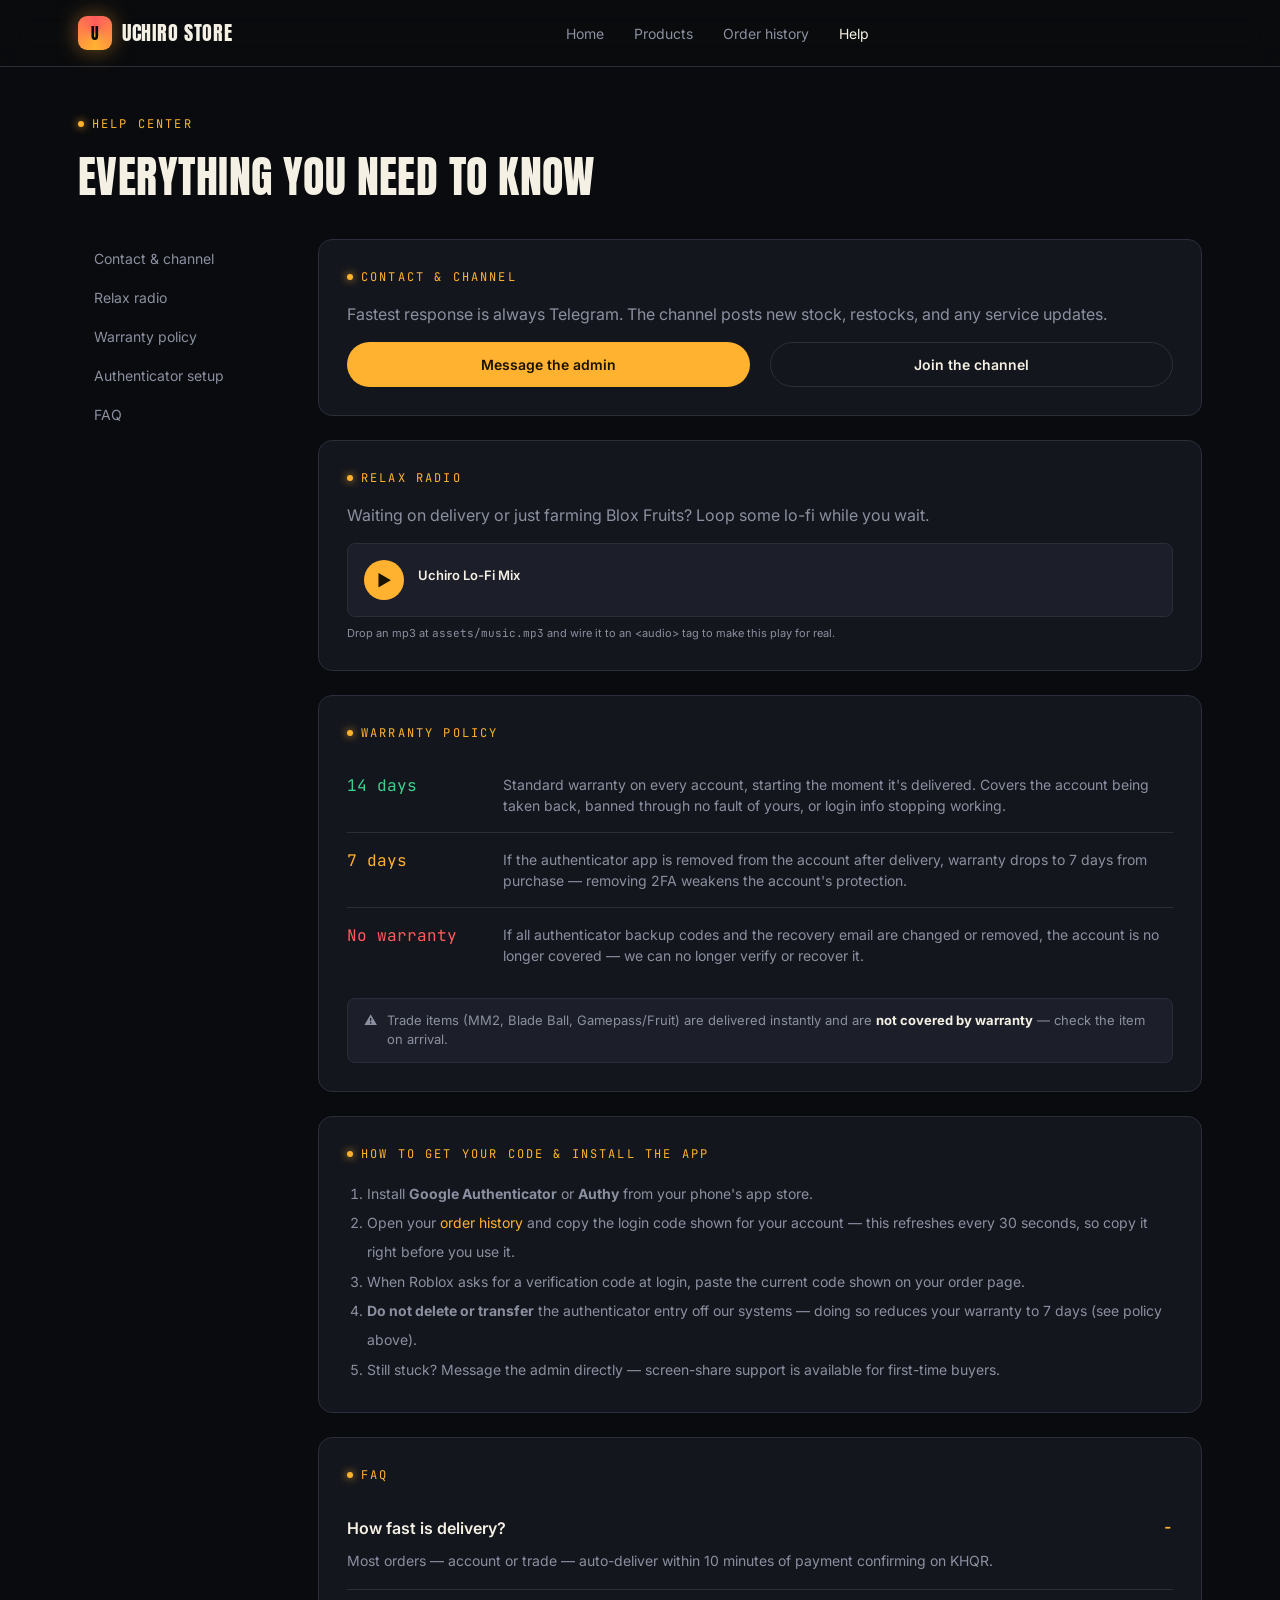
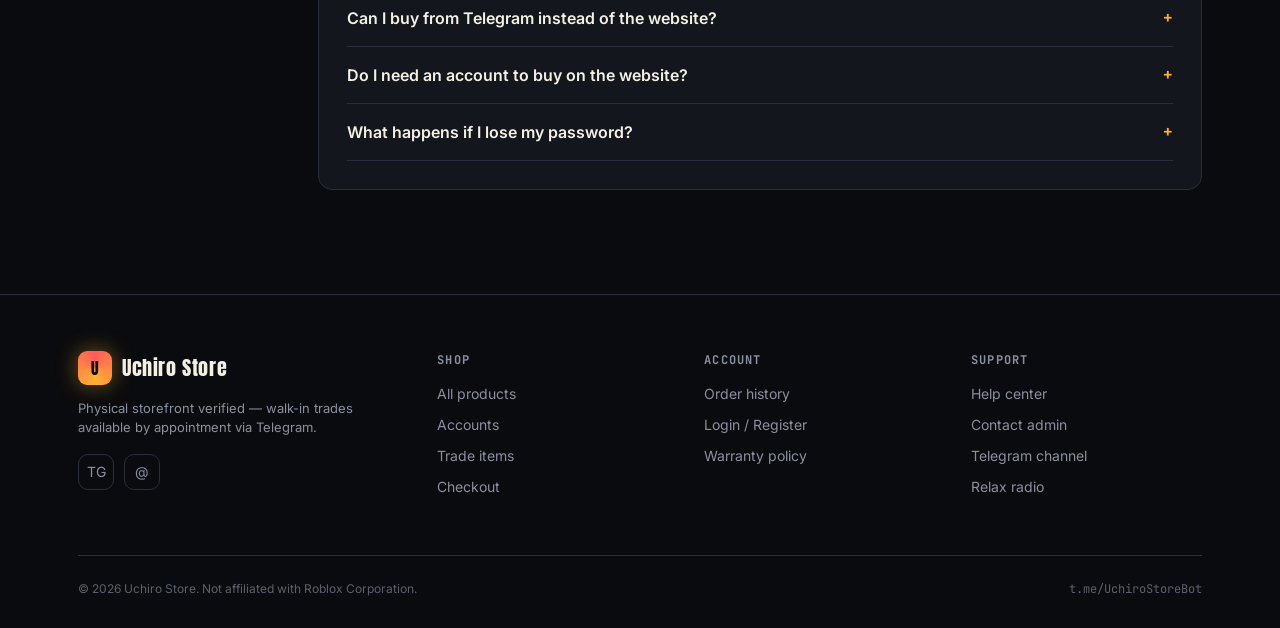
<file: website/help.html>
<!DOCTYPE html>
<html lang="en">
<head>
<meta charset="UTF-8">
<meta name="viewport" content="width=device-width, initial-scale=1.0">
<title>Help — Uchiro Store</title>
<link href="https://fonts.googleapis.com/css2?family=Anton&family=Inter:wght@400;500;600;700&family=JetBrains+Mono:wght@400;500&display=swap" rel="stylesheet">
<link rel="stylesheet" href="assets/style.css">
<style>
.help-nav{position:sticky; top:80px; align-self:start;}
.help-nav a{display:block; padding:9px 0; color:var(--slate); font-size:14px; border-left:2px solid transparent; padding-left:14px; transition:.2s;}
.help-nav a:hover, .help-nav a.active{color:var(--ivory); border-color:var(--amber);}
.warranty-row{display:grid; grid-template-columns:140px 1fr; gap:16px; padding:16px 0; border-bottom:1px solid var(--line);}
.warranty-row:last-child{border-bottom:none;}
.faq details{border-bottom:1px solid var(--line); padding:16px 0;}
.faq summary{cursor:pointer; font-weight:600; list-style:none; display:flex; justify-content:space-between;}
.faq summary::-webkit-details-marker{display:none;}
.faq summary::after{content:"+"; color:var(--amber); font-family:var(--font-mono);}
.faq details[open] summary::after{content:"−";}
.faq p{color:var(--slate); font-size:14px; margin-top:10px; line-height:1.6;}
.player{display:flex; align-items:center; gap:14px; padding:16px; background:var(--surface-2); border-radius:var(--radius-sm); border:1px solid var(--line);}
.player button{width:40px;height:40px;border-radius:50%;background:var(--amber); border:0; color:#1a1200; font-size:16px; cursor:pointer;}
</style>
</head>
<body>

<nav class="nav">
  <div class="nav-inner">
    <a href="index.html" class="brand"><span class="mark">U</span> UCHIRO STORE</a>
    <ul class="nav-links">
      <li><a href="index.html">Home</a></li>
      <li><a href="products.html">Products</a></li>
      <li><a href="orders.html">Order history</a></li>
      <li><a href="help.html" class="active">Help</a></li>
    </ul>
    <div class="nav-cta"><button class="menu-toggle">☰</button></div>
  </div>
</nav>

<header style="padding:48px 0 10px;">
  <div class="wrap">
    <div class="eyebrow">HELP CENTER</div>
    <h1 style="font-size:clamp(30px,4vw,44px); margin-top:10px;">Everything you need to know</h1>
  </div>
</header>

<section style="padding-top:20px;">
  <div class="wrap" style="display:grid; grid-template-columns:200px 1fr; gap:40px;">

    <nav class="help-nav">
      <a href="#contact">Contact & channel</a>
      <a href="#relax">Relax radio</a>
      <a href="#warranty">Warranty policy</a>
      <a href="#authenticator">Authenticator setup</a>
      <a href="#faq">FAQ</a>
    </nav>

    <div>
      <div class="panel" id="contact">
        <div class="eyebrow">CONTACT & CHANNEL</div>
        <p class="muted mt-16">Fastest response is always Telegram. The channel posts new stock, restocks, and any service updates.</p>
        <div class="grid grid-3 mt-16" style="grid-template-columns:1fr 1fr;">
          <a href="https://t.me/noreakyout" target="_blank" class="btn btn-amber">Message the admin</a>
          <a href="https://t.me/uchirostore" target="_blank" class="btn btn-ghost">Join the channel</a>
        </div>
      </div>

      <div class="panel mt-24" id="relax">
        <div class="eyebrow">RELAX RADIO</div>
        <p class="muted mt-16" style="margin-bottom:16px;">Waiting on delivery or just farming Blox Fruits? Loop some lo-fi while you wait.</p>
        <div class="player">
          <button id="play-btn">▶</button>
          <div style="flex:1;">
            <div style="font-size:13px; font-weight:600;">Uchiro Lo-Fi Mix</div>
            <div class="bar" style="margin-top:8px;"><div class="bar-fill" id="music-bar" style="width:0%; transition:width .3s;"></div></div>
          </div>
        </div>
        <p class="muted mt-8" style="font-size:11px;">Drop an mp3 at <span class="mono">assets/music.mp3</span> and wire it to an &lt;audio&gt; tag to make this play for real.</p>
      </div>

      <div class="panel mt-24" id="warranty">
        <div class="eyebrow">WARRANTY POLICY</div>
        <div class="mt-16">
          <div class="warranty-row">
            <div class="mono" style="color:var(--mint);">14 days</div>
            <div class="muted" style="font-size:14px;">Standard warranty on every account, starting the moment it's delivered. Covers the account being taken back, banned through no fault of yours, or login info stopping working.</div>
          </div>
          <div class="warranty-row">
            <div class="mono" style="color:var(--amber);">7 days</div>
            <div class="muted" style="font-size:14px;">If the authenticator app is removed from the account after delivery, warranty drops to 7 days from purchase — removing 2FA weakens the account's protection.</div>
          </div>
          <div class="warranty-row">
            <div class="mono" style="color:var(--ember);">No warranty</div>
            <div class="muted" style="font-size:14px;">If all authenticator backup codes and the recovery email are changed or removed, the account is no longer covered — we can no longer verify or recover it.</div>
          </div>
        </div>
        <div class="toast-banner mt-16">
          <span>⚠️</span>
          <div>Trade items (MM2, Blade Ball, Gamepass/Fruit) are delivered instantly and are <strong>not covered by warranty</strong> — check the item on arrival.</div>
        </div>
      </div>

      <div class="panel mt-24" id="authenticator">
        <div class="eyebrow">HOW TO GET YOUR CODE & INSTALL THE APP</div>
        <ol class="mt-16" style="padding-left:20px; color:var(--slate); font-size:14px; line-height:2.1;">
          <li>Install <strong>Google Authenticator</strong> or <strong>Authy</strong> from your phone's app store.</li>
          <li>Open your <a href="orders.html" style="color:var(--amber);">order history</a> and copy the login code shown for your account — this refreshes every 30 seconds, so copy it right before you use it.</li>
          <li>When Roblox asks for a verification code at login, paste the current code shown on your order page.</li>
          <li><strong>Do not delete or transfer</strong> the authenticator entry off our systems — doing so reduces your warranty to 7 days (see policy above).</li>
          <li>Still stuck? Message the admin directly — screen-share support is available for first-time buyers.</li>
        </ol>
      </div>

      <div class="panel mt-24 faq" id="faq">
        <div class="eyebrow">FAQ</div>
        <div class="mt-16">
          <details open>
            <summary>How fast is delivery?</summary>
            <p>Most orders — account or trade — auto-deliver within 10 minutes of payment confirming on KHQR.</p>
          </details>
          <details>
            <summary>Can I buy from Telegram instead of the website?</summary>
            <p>Yes. Open the Store Bot, pick your item, and pay the same way. Orders placed in Telegram show up in the bot's own order history rather than the website's — they use separate accounts.</p>
          </details>
          <details>
            <summary>Do I need an account to buy on the website?</summary>
            <p>Yes — create one with a name, email, and password so we can attach your order history and let you reset your password if needed.</p>
          </details>
          <details>
            <summary>What happens if I lose my password?</summary>
            <p>Use "Forgot password" on the login page — we'll email a reset code to the address on your account.</p>
          </details>
        </div>
      </div>
    </div>
  </div>
</section>

<footer data-footer></footer>

<script src="assets/data.js"></script>
<script src="assets/app.js"></script>
<script>
let playing = false;
let musicInt;
document.getElementById('play-btn').addEventListener('click', function(){
  playing = !playing;
  this.textContent = playing ? '❚❚' : '▶';
  let w = 0;
  clearInterval(musicInt);
  if(playing){
    musicInt = setInterval(()=>{
      w = (w+1) % 100;
      document.getElementById('music-bar').style.width = w+'%';
    }, 300);
  }
});
</script>
</body>
</html>
</file>
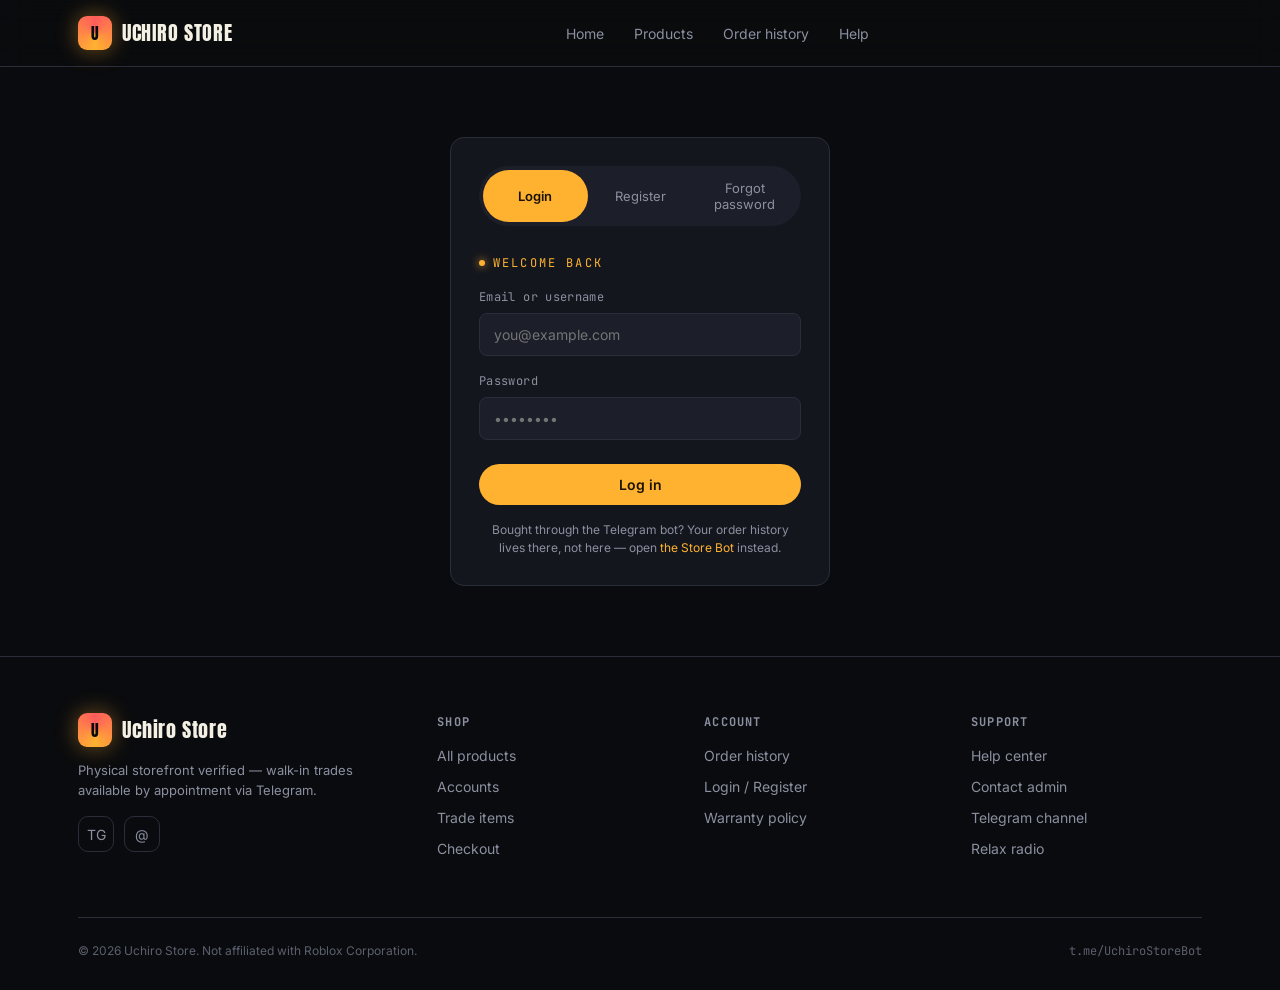
<file: website/login.html>
<!DOCTYPE html>
<html lang="en">
<head>
<meta charset="UTF-8">
<meta name="viewport" content="width=device-width, initial-scale=1.0">
<title>Login — Uchiro Store</title>
<link href="https://fonts.googleapis.com/css2?family=Anton&family=Inter:wght@400;500;600;700&family=JetBrains+Mono:wght@400;500&display=swap" rel="stylesheet">
<link rel="stylesheet" href="assets/style.css">
<style>
.auth-wrap{max-width:420px; margin:70px auto; padding:0 20px;}
.tabs{display:flex; background:var(--surface-2); border-radius:999px; padding:4px; margin-bottom:28px;}
.tabs button{flex:1; background:none; border:0; padding:10px; border-radius:999px; font-size:13px; color:var(--slate); cursor:pointer; transition:.2s;}
.tabs button.active{background:var(--amber); color:#1a1200; font-weight:600;}
.view{display:none;}
.view.active{display:block;}
</style>
</head>
<body>

<nav class="nav">
  <div class="nav-inner">
    <a href="index.html" class="brand"><span class="mark">U</span> UCHIRO STORE</a>
    <ul class="nav-links">
      <li><a href="index.html">Home</a></li>
      <li><a href="products.html">Products</a></li>
      <li><a href="orders.html">Order history</a></li>
      <li><a href="help.html">Help</a></li>
    </ul>
    <div class="nav-cta"><button class="menu-toggle">☰</button></div>
  </div>
</nav>

<div class="auth-wrap">
  <div class="panel">

    <div class="tabs">
      <button class="tab-btn active" data-view="login-view">Login</button>
      <button class="tab-btn" data-view="register-view">Register</button>
      <button class="tab-btn" data-view="forgot-view">Forgot password</button>
    </div>

    <div id="login-view" class="view active">
      <div class="eyebrow">WELCOME BACK</div>
      <form class="mt-16" onsubmit="event.preventDefault(); alert('Wire this up to your webapp_server.py /api/login endpoint.');">
        <div class="field">
          <label>Email or username</label>
          <input type="text" placeholder="you@example.com" required>
        </div>
        <div class="field">
          <label>Password</label>
          <input type="password" placeholder="••••••••" required>
        </div>
        <button class="btn btn-amber btn-block mt-8" type="submit">Log in</button>
      </form>
      <p class="muted mt-16" style="font-size:12px; text-align:center;">Bought through the Telegram bot? Your order history lives there, not here — open <a href="#" id="bot-link" style="color:var(--amber);">the Store Bot</a> instead.</p>
    </div>

    <div id="register-view" class="view">
      <div class="eyebrow">CREATE ACCOUNT</div>
      <form class="mt-16" onsubmit="event.preventDefault(); alert('Wire this up to your webapp_server.py /api/register endpoint.');">
        <div class="field">
          <label>Full name</label>
          <input type="text" placeholder="Your name" required>
        </div>
        <div class="field">
          <label>Email</label>
          <input type="email" placeholder="you@example.com" required>
        </div>
        <div class="field">
          <label>Password</label>
          <input type="password" placeholder="Minimum 8 characters" required>
        </div>
        <button class="btn btn-amber btn-block mt-8" type="submit">Create account</button>
      </form>
    </div>

    <div id="forgot-view" class="view">
      <div class="eyebrow">RESET PASSWORD</div>
      <p class="muted mt-16" style="font-size:13px;">Enter the email on your account — we'll send a reset code.</p>
      <form class="mt-16" onsubmit="event.preventDefault(); document.getElementById('reset-sent').style.display='block';">
        <div class="field">
          <label>Email</label>
          <input type="email" placeholder="you@example.com" required>
        </div>
        <button class="btn btn-amber btn-block mt-8" type="submit">Send reset code</button>
      </form>
      <div id="reset-sent" class="toast-banner mt-16" style="display:none;">
        <span>📧</span>
        <div>If that email is on file, a reset code is on its way. On the live site this triggers a real email send from your backend.</div>
      </div>
    </div>

  </div>
</div>

<footer data-footer></footer>

<script src="assets/data.js"></script>
<script src="assets/app.js"></script>
<script>
document.getElementById('bot-link').href = 'https://t.me/' + STORE_INFO.storeBotUsername;
document.querySelectorAll('.tab-btn').forEach(btn=>{
  btn.addEventListener('click', ()=>{
    document.querySelectorAll('.tab-btn').forEach(b=>b.classList.remove('active'));
    document.querySelectorAll('.view').forEach(v=>v.classList.remove('active'));
    btn.classList.add('active');
    document.getElementById(btn.dataset.view).classList.add('active');
  });
});
</script>
</body>
</html>
</file>
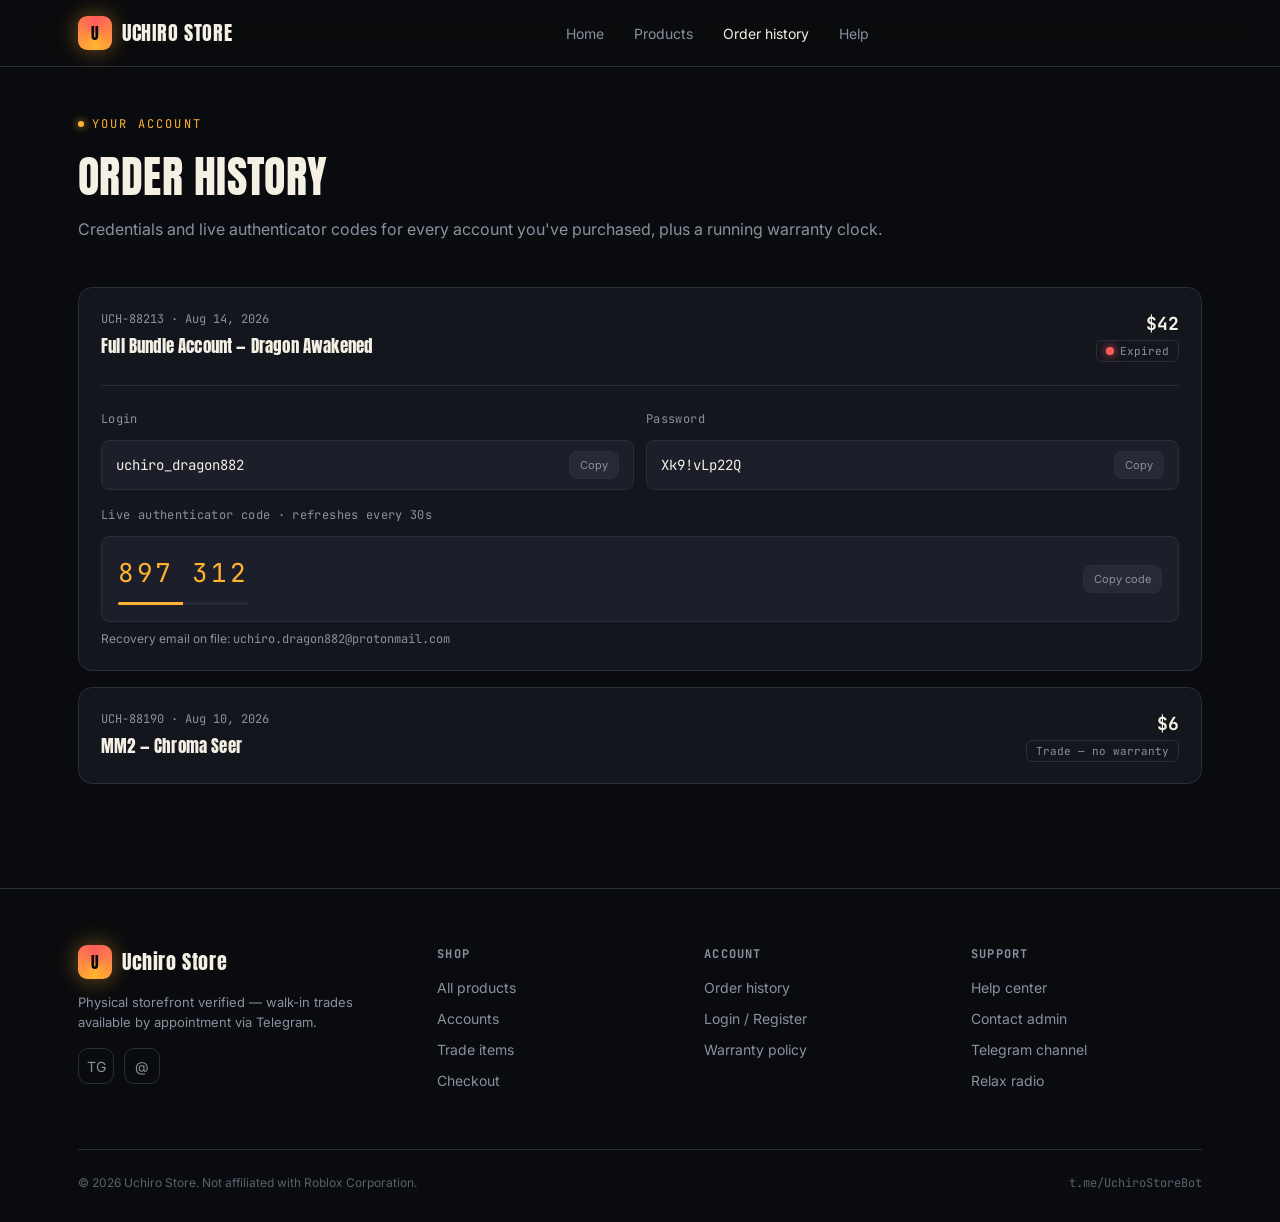
<file: website/orders.html>
<!DOCTYPE html>
<html lang="en">
<head>
<meta charset="UTF-8">
<meta name="viewport" content="width=device-width, initial-scale=1.0">
<title>Order History — Uchiro Store</title>
<link href="https://fonts.googleapis.com/css2?family=Anton&family=Inter:wght@400;500;600;700&family=JetBrains+Mono:wght@400;500&display=swap" rel="stylesheet">
<link rel="stylesheet" href="assets/style.css">
<style>
.order-card{padding:22px;}
.code-box{
  background:var(--surface-2); border:1px solid var(--line); border-radius:var(--radius-sm);
  padding:16px; display:flex; align-items:center; justify-content:space-between; gap:16px; margin-top:12px;
}
.code-box .code{font-family:var(--font-mono); font-size:26px; letter-spacing:.1em; color:var(--amber);}
.bar{height:3px; background:var(--surface-3); border-radius:99px; overflow:hidden; margin-top:10px;}
.bar-fill{height:100%; background:var(--amber); width:100%;}
.copy-btn{background:var(--surface-3); border:1px solid var(--line); color:var(--slate); border-radius:8px; padding:6px 10px; font-size:11px; cursor:pointer;}
.copy-btn:hover{color:var(--ivory); border-color:var(--amber);}
</style>
</head>
<body>

<nav class="nav">
  <div class="nav-inner">
    <a href="index.html" class="brand"><span class="mark">U</span> UCHIRO STORE</a>
    <ul class="nav-links">
      <li><a href="index.html">Home</a></li>
      <li><a href="products.html">Products</a></li>
      <li><a href="orders.html" class="active">Order history</a></li>
      <li><a href="help.html">Help</a></li>
    </ul>
    <div class="nav-cta"><button class="menu-toggle">☰</button></div>
  </div>
</nav>

<header style="padding:48px 0 10px;">
  <div class="wrap">
    <div class="eyebrow">YOUR ACCOUNT</div>
    <h1 style="font-size:clamp(30px,4vw,44px); margin-top:10px;">Order history</h1>
    <p class="muted mt-8">Credentials and live authenticator codes for every account you've purchased, plus a running warranty clock.</p>
  </div>
</header>

<section style="padding-top:20px;" id="orders-list"></section>

<footer data-footer></footer>

<script src="assets/data.js"></script>
<script src="assets/app.js"></script>
<script>
const list = document.getElementById('orders-list');
const intervals = [];

function warrantyBadge(order){
  if(order.kind !== 'account') return `<span class="pill">Trade — no warranty</span>`;
  const cd = warrantyCountdown(order.purchased_at, order.warranty_days);
  const dotClass = cd.expired ? 'status-expired' : (cd.days <= 2 ? 'status-warn' : 'status-live');
  return `<span class="pill"><span class="status-dot ${dotClass}"></span>${cd.text}</span>`;
}

function orderCard(order){
  const date = new Date(order.purchased_at).toLocaleDateString(undefined,{year:'numeric',month:'short',day:'numeric'});
  let deliveryHTML = '';
  if(order.delivery){
    deliveryHTML = `
      <div class="divider"></div>
      <div class="grid" style="grid-template-columns:1fr 1fr; gap:12px;">
        <div class="field" style="margin-bottom:0;">
          <label>Login</label>
          <div class="code-box" style="padding:10px 14px;">
            <span class="mono" style="font-size:14px;">${order.delivery.login}</span>
            <button class="copy-btn" onclick="navigator.clipboard.writeText('${order.delivery.login}')">Copy</button>
          </div>
        </div>
        <div class="field" style="margin-bottom:0;">
          <label>Password</label>
          <div class="code-box" style="padding:10px 14px;">
            <span class="mono" style="font-size:14px;">${order.delivery.password}</span>
            <button class="copy-btn" onclick="navigator.clipboard.writeText('${order.delivery.password}')">Copy</button>
          </div>
        </div>
      </div>
      <div class="field mt-16" style="margin-bottom:0;">
        <label>Live authenticator code · refreshes every 30s</label>
        <div class="code-box" id="auth-${order.id}">
          <div>
            <span class="code">000 000</span>
            <div class="bar"><div class="bar-fill"></div></div>
          </div>
          <button class="copy-btn" onclick="copyCode('${order.id}')">Copy code</button>
        </div>
      </div>
      <p class="muted mt-8" style="font-size:12px;">Recovery email on file: <span class="mono">${order.delivery.email}</span></p>
    `;
  }
  return `
  <div class="panel order-card mt-16">
    <div class="flex between" style="flex-wrap:wrap; gap:12px;">
      <div>
        <div class="mono muted" style="font-size:12px;">${order.id} · ${date}</div>
        <h3 style="text-transform:none; font-size:17px; margin-top:6px;">${order.item_name}</h3>
      </div>
      <div style="text-align:right;">
        <div class="price">$${order.price}</div>
        ${warrantyBadge(order)}
      </div>
    </div>
    ${deliveryHTML}
  </div>`;
}

function copyCode(orderId){
  const el = document.querySelector(`#auth-${orderId} .code`);
  if(el) navigator.clipboard.writeText(el.textContent.replace(' ',''));
}

if(ORDERS.length === 0){
  list.innerHTML = `<div class="wrap"><div class="panel" style="text-align:center; color:var(--slate);">No orders yet. <a href="products.html" style="color:var(--amber);">Browse the store</a> to make your first purchase.</div></div>`;
} else {
  list.innerHTML = `<div class="wrap">${ORDERS.map(orderCard).join('')}</div>`;
  ORDERS.forEach(order=>{
    if(order.delivery){
      const el = document.getElementById(`auth-${order.id}`);
      intervals.push(startDemoAuthCode(el, order.delivery.auth_secret_demo));
    }
  });
}
</script>
</body>
</html>
</file>
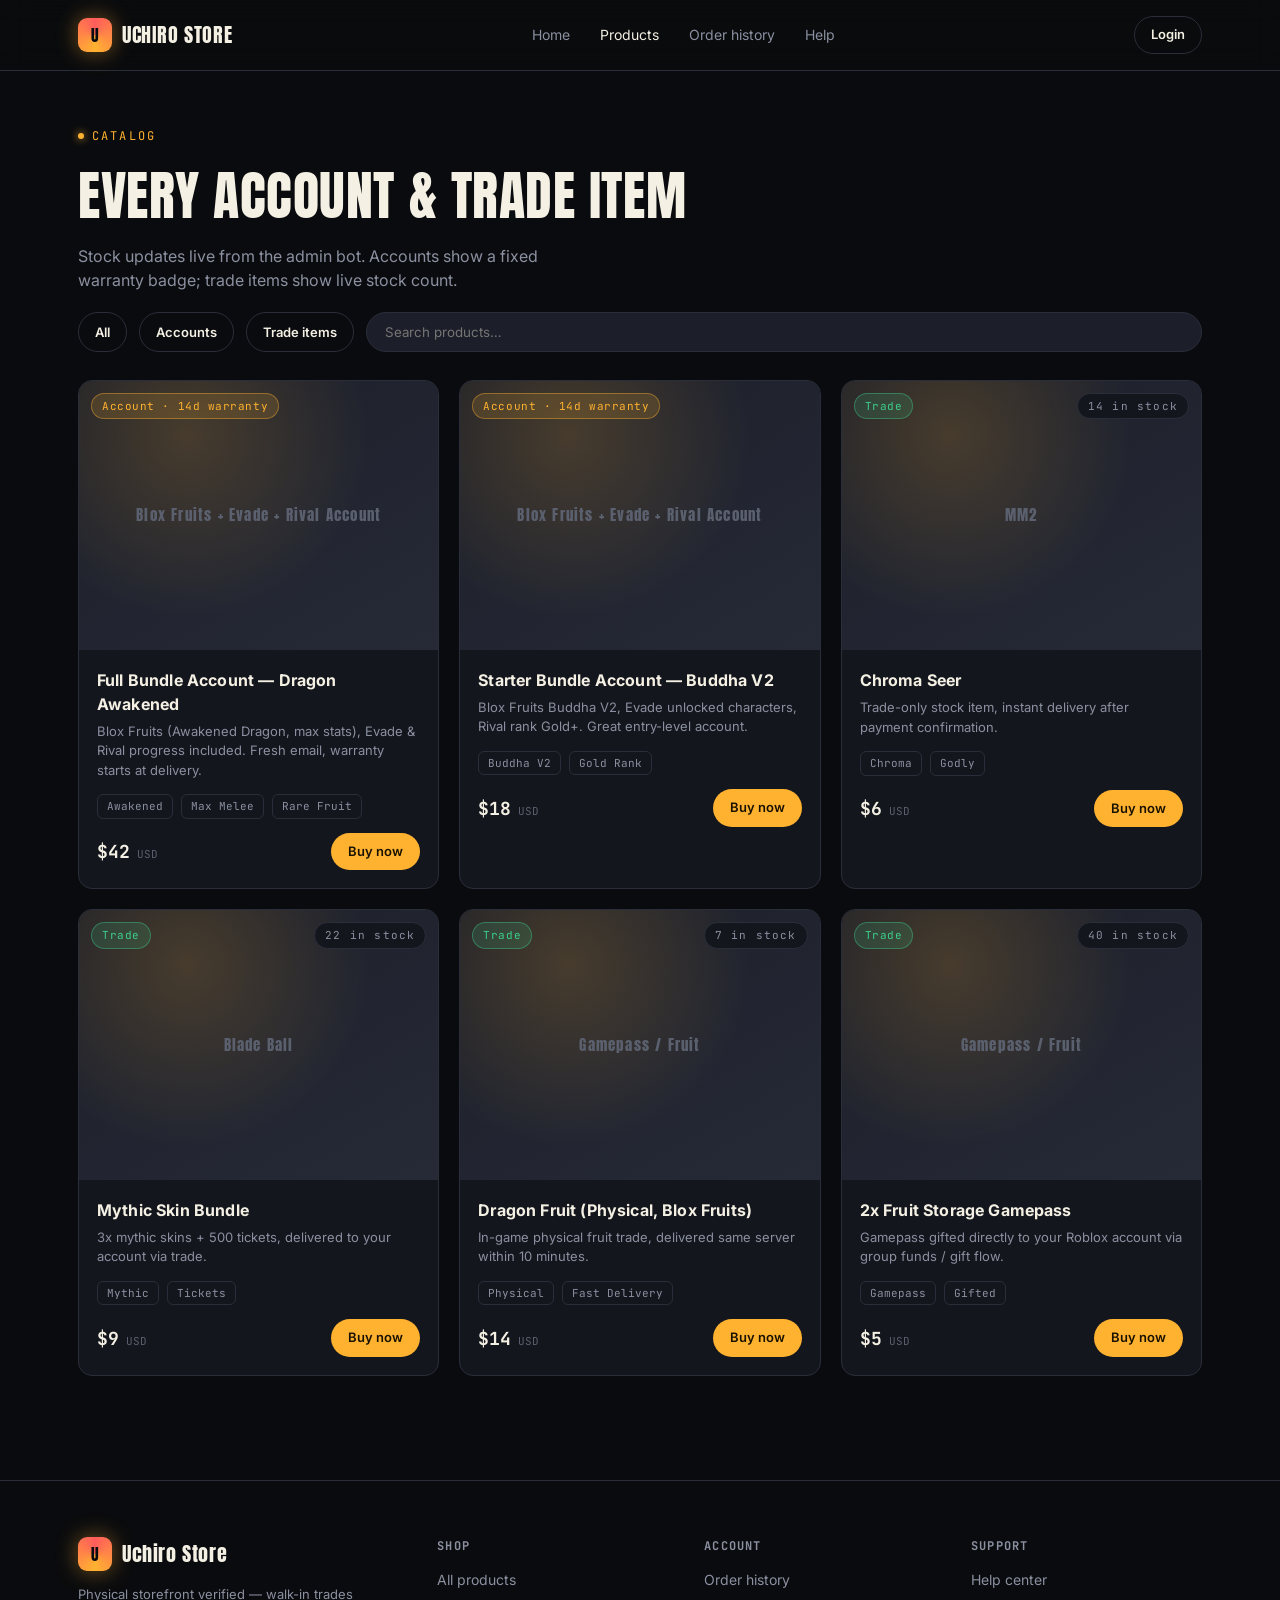
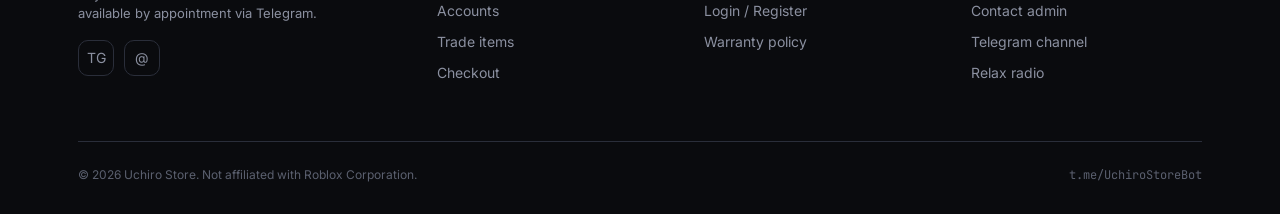
<file: website/products.html>
<!DOCTYPE html>
<html lang="en">
<head>
<meta charset="UTF-8">
<meta name="viewport" content="width=device-width, initial-scale=1.0">
<title>Products — Uchiro Store</title>
<link href="https://fonts.googleapis.com/css2?family=Anton&family=Inter:wght@400;500;600;700&family=JetBrains+Mono:wght@400;500&display=swap" rel="stylesheet">
<link rel="stylesheet" href="assets/style.css">
</head>
<body>

<nav class="nav">
  <div class="nav-inner">
    <a href="index.html" class="brand"><span class="mark">U</span> UCHIRO STORE</a>
    <ul class="nav-links">
      <li><a href="index.html">Home</a></li>
      <li><a href="products.html" class="active">Products</a></li>
      <li><a href="orders.html">Order history</a></li>
      <li><a href="help.html">Help</a></li>
    </ul>
    <div class="nav-cta">
      <a href="login.html" class="btn btn-ghost btn-sm">Login</a>
      <button class="menu-toggle">☰</button>
    </div>
  </div>
</nav>

<header style="padding:56px 0 20px;">
  <div class="wrap">
    <div class="eyebrow">CATALOG</div>
    <h1 style="font-size:clamp(34px,5vw,54px); margin-top:10px;">Every account & trade item</h1>
    <p class="muted mt-8" style="max-width:520px;">Stock updates live from the admin bot. Accounts show a fixed warranty badge; trade items show live stock count.</p>
  </div>
</header>

<section style="padding-top:0;">
  <div class="wrap">
    <div class="flex gap-12" style="flex-wrap:wrap; margin-bottom:28px;">
      <button class="btn btn-ghost btn-sm filter-btn active" data-filter="all">All</button>
      <button class="btn btn-ghost btn-sm filter-btn" data-filter="account">Accounts</button>
      <button class="btn btn-ghost btn-sm filter-btn" data-filter="trade">Trade items</button>
      <div style="flex:1; min-width:180px;">
        <input id="search" type="text" placeholder="Search products…" style="width:100%; background:var(--surface-2); border:1px solid var(--line); border-radius:999px; padding:11px 18px; color:var(--ivory); outline:none;">
      </div>
    </div>
    <div class="grid grid-3" id="catalog-grid"></div>
  </div>
</section>

<footer data-footer></footer>

<script src="assets/data.js"></script>
<script src="assets/app.js"></script>
<script>
let activeFilter = 'all';
let query = '';

function cardHTML(p){
  const badge = p.kind === 'account' ? `<span class="badge badge-account">Account · ${p.warranty_days}d warranty</span>` : `<span class="badge badge-trade">Trade</span>`;
  const stock = p.kind === 'account' ? '' : `<span class="badge-stock">${p.stock} in stock</span>`;
  return `
  <div class="card">
    <div class="card-media">${badge}${stock}${p.category}</div>
    <div class="card-body">
      <h3>${p.name}</h3>
      <div class="desc">${p.desc}</div>
      <div class="pill-row">${p.tags.map(t=>`<span class="pill">${t}</span>`).join('')}</div>
      <div class="card-foot">
        <div class="price">$${p.price}<small> USD</small></div>
        <a href="checkout.html?item=${p.id}" class="btn btn-amber btn-sm">Buy now</a>
      </div>
    </div>
  </div>`;
}

function render(){
  const grid = document.getElementById('catalog-grid');
  const items = CATALOG.filter(p=>{
    const matchFilter = activeFilter === 'all' || p.kind === activeFilter;
    const matchQuery = (p.name+p.category+p.tags.join(' ')).toLowerCase().includes(query.toLowerCase());
    return matchFilter && matchQuery;
  });
  grid.innerHTML = items.length ? items.map(cardHTML).join('') :
    `<div class="panel" style="grid-column:1/-1; text-align:center; color:var(--slate);">No products match that search. Try another keyword or <a href="${STORE_INFO.telegramAccount}" target="_blank" style="color:var(--amber);">ask the admin</a>.</div>`;
}

document.querySelectorAll('.filter-btn').forEach(btn=>{
  btn.addEventListener('click', ()=>{
    document.querySelectorAll('.filter-btn').forEach(b=>b.classList.remove('active'));
    btn.classList.add('active');
    activeFilter = btn.dataset.filter;
    render();
  });
});
document.getElementById('search').addEventListener('input', e=>{
  query = e.target.value;
  render();
});

// deep-link #account / #trade from other pages
if(location.hash === '#account'){ activeFilter='account'; }
if(location.hash === '#trade'){ activeFilter='trade'; }
render();
</script>
</body>
</html>
</file>
<file: website/assets/style.css>
/* ============================================================
   UCHIRO STORE — design tokens
   Palette: void black surface / awakening-white energy accent
   ============================================================ */
:root{
  --void:        #0a0b0e;
  --surface:     #14161d;
  --surface-2:   #1c1f29;
  --surface-3:   #262a37;
  --line:        #2a2e3a;
  --ivory:       #f4f0e4;
  --amber:       #ffb230;
  --amber-dim:   #b57e26;
  --ember:       #ff5c5c;
  --mint:        #3ecf8e;
  --slate:       #8b90a0;
  --slate-dim:   #5b606f;

  --font-display: 'Anton', 'Arial Narrow', sans-serif;
  --font-body:    'Inter', -apple-system, sans-serif;
  --font-mono:    'JetBrains Mono', 'Courier New', monospace;

  --radius: 14px;
  --radius-sm: 8px;
  --container: 1180px;
}

*{box-sizing:border-box; margin:0; padding:0;}
html{scroll-behavior:smooth;}
body{
  background:var(--void);
  color:var(--ivory);
  font-family:var(--font-body);
  line-height:1.5;
  -webkit-font-smoothing:antialiased;
  overflow-x:hidden;
}
@media (prefers-reduced-motion: reduce){
  *{animation-duration:0.01ms !important; animation-iteration-count:1 !important; transition-duration:0.01ms !important;}
}

a{color:inherit; text-decoration:none;}
img{max-width:100%; display:block;}
ul{list-style:none;}
button, input, select{font-family:inherit; color:inherit;}

.wrap{max-width:var(--container); margin:0 auto; padding:0 28px;}

/* ---------- eyebrow / labels ---------- */
.eyebrow{
  font-family:var(--font-mono);
  font-size:12px;
  letter-spacing:.18em;
  text-transform:uppercase;
  color:var(--amber);
  display:flex; align-items:center; gap:8px;
}
.eyebrow::before{content:"";width:6px;height:6px;border-radius:50%;background:var(--amber);box-shadow:0 0 8px var(--amber);}

h1,h2,h3{font-family:var(--font-display); font-weight:400; letter-spacing:.01em; text-transform:uppercase;}

/* ============================================================
   NAV
   ============================================================ */
.nav{
  position:sticky; top:0; z-index:100;
  background:rgba(10,11,14,.82);
  backdrop-filter:blur(14px);
  border-bottom:1px solid var(--line);
}
.nav-inner{
  max-width:var(--container); margin:0 auto; padding:16px 28px;
  display:flex; align-items:center; justify-content:space-between; gap:24px;
}
.brand{display:flex; align-items:center; gap:10px; font-family:var(--font-display); font-size:20px; letter-spacing:.03em;}
.brand .mark{
  width:34px;height:34px;border-radius:9px;
  background:conic-gradient(from 180deg, var(--amber), var(--ember), var(--amber));
  display:flex;align-items:center;justify-content:center;
  font-family:var(--font-display); color:var(--void); font-size:16px;
  box-shadow:0 0 22px rgba(255,178,48,.45);
}
.nav-links{display:flex; align-items:center; gap:30px; font-size:14px; color:var(--slate);}
.nav-links a{transition:color .2s;}
.nav-links a:hover, .nav-links a.active{color:var(--ivory);}
.nav-cta{display:flex; align-items:center; gap:12px;}

.btn{
  display:inline-flex; align-items:center; justify-content:center; gap:8px;
  padding:11px 22px; border-radius:999px; font-size:14px; font-weight:600;
  border:1px solid transparent; cursor:pointer; transition:transform .15s ease, box-shadow .15s ease, background .15s;
  white-space:nowrap;
}
.btn:active{transform:scale(.97);}
.btn-amber{background:var(--amber); color:#1a1200; box-shadow:0 0 0 rgba(255,178,48,0);}
.btn-amber:hover{box-shadow:0 6px 24px rgba(255,178,48,.35); transform:translateY(-1px);}
.btn-ghost{background:transparent; color:var(--ivory); border-color:var(--line);}
.btn-ghost:hover{border-color:var(--amber); color:var(--amber);}
.btn-sm{padding:8px 16px; font-size:13px;}
.btn-block{width:100%;}
.btn[disabled]{opacity:.4; cursor:not-allowed;}

.menu-toggle{display:none; background:none; border:0; color:var(--ivory); font-size:22px;}

@media (max-width:860px){
  .nav-links{display:none;}
  .menu-toggle{display:block;}
}

/* ============================================================
   HERO / AWAKENING RING (signature element)
   ============================================================ */
.hero{
  position:relative; padding:90px 0 70px; text-align:center; overflow:hidden;
}
.aura{
  position:absolute; top:50%; left:50%; width:900px; height:900px;
  transform:translate(-50%,-50%);
  pointer-events:none; z-index:0;
}
.aura .ring{
  position:absolute; inset:0; border-radius:50%;
  border:1px solid rgba(244,240,228,.14);
  animation:pulse-ring 4.5s ease-out infinite;
}
.aura .ring:nth-child(2){animation-delay:1.1s;}
.aura .ring:nth-child(3){animation-delay:2.2s;}
.aura .core{
  position:absolute; top:50%; left:50%; width:340px; height:340px; border-radius:50%;
  transform:translate(-50%,-50%);
  background:radial-gradient(circle, rgba(255,178,48,.35), rgba(255,178,48,0) 70%);
  filter:blur(6px);
  animation:breathe 3.6s ease-in-out infinite;
}
@keyframes pulse-ring{
  0%{transform:scale(.25); opacity:0;}
  15%{opacity:.9;}
  100%{transform:scale(1); opacity:0;}
}
@keyframes breathe{
  0%,100%{opacity:.55; transform:translate(-50%,-50%) scale(.92);}
  50%{opacity:1; transform:translate(-50%,-50%) scale(1.06);}
}
.hero-content{position:relative; z-index:1;}
.hero .eyebrow{justify-content:center; margin-bottom:18px;}
.hero h1{
  font-size:clamp(46px, 8vw, 96px); line-height:.95; letter-spacing:.01em;
  background:linear-gradient(180deg, var(--ivory) 0%, var(--ivory) 55%, var(--amber) 130%);
  -webkit-background-clip:text; background-clip:text; -webkit-text-fill-color:transparent;
}
.hero p.sub{max-width:520px; margin:22px auto 34px; color:var(--slate); font-size:16px;}
.hero-cta{display:flex; gap:14px; justify-content:center; flex-wrap:wrap;}

.hero-tags{
  display:flex; gap:10px; justify-content:center; flex-wrap:wrap; margin-top:44px; position:relative; z-index:1;
}
.tag{
  font-family:var(--font-mono); font-size:12px; letter-spacing:.06em; color:var(--slate);
  border:1px solid var(--line); padding:6px 14px; border-radius:999px; background:var(--surface);
}

/* ============================================================
   SECTIONS / CARDS
   ============================================================ */
section{padding:64px 0;}
.section-head{display:flex; align-items:flex-end; justify-content:space-between; margin-bottom:32px; gap:20px; flex-wrap:wrap;}
.section-head h2{font-size:clamp(28px,4vw,40px);}
.section-head p{color:var(--slate); font-size:14px; max-width:420px;}

.grid{display:grid; gap:20px;}
.grid-3{grid-template-columns:repeat(3,1fr);}
.grid-4{grid-template-columns:repeat(4,1fr);}
@media (max-width:960px){.grid-3,.grid-4{grid-template-columns:repeat(2,1fr);}}
@media (max-width:600px){.grid-3,.grid-4{grid-template-columns:1fr;}}

.card{
  background:var(--surface); border:1px solid var(--line); border-radius:var(--radius);
  overflow:hidden; transition:transform .25s ease, border-color .25s ease, box-shadow .25s ease;
  position:relative;
}
.card:hover{transform:translateY(-4px); border-color:var(--amber-dim); box-shadow:0 16px 40px rgba(0,0,0,.4);}
.card-media{
  aspect-ratio:4/3; background:
    radial-gradient(circle at 30% 20%, rgba(255,178,48,.18), transparent 55%),
    linear-gradient(150deg, var(--surface-2), var(--surface-3));
  display:flex; align-items:center; justify-content:center;
  font-family:var(--font-display); font-size:15px; color:var(--slate-dim); letter-spacing:.08em;
  position:relative;
}
.badge{
  position:absolute; top:12px; left:12px; font-family:var(--font-mono); font-size:11px;
  padding:4px 10px; border-radius:999px; letter-spacing:.05em; z-index:2;
}
.badge-account{background:rgba(255,178,48,.15); color:var(--amber); border:1px solid rgba(255,178,48,.4);}
.badge-trade{background:rgba(62,207,142,.15); color:var(--mint); border:1px solid rgba(62,207,142,.4);}
.badge-stock{position:absolute; top:12px; right:12px; background:var(--surface); border:1px solid var(--line); color:var(--slate); font-family:var(--font-mono); font-size:11px; padding:4px 10px; border-radius:999px; z-index:2;}

.card-body{padding:18px;}
.card-body h3{font-size:16px; text-transform:none; font-family:var(--font-body); font-weight:700; margin-bottom:6px;}
.card-body .desc{color:var(--slate); font-size:13px; margin-bottom:14px;}
.card-foot{display:flex; align-items:center; justify-content:space-between; gap:10px;}
.price{font-family:var(--font-mono); font-size:18px; color:var(--ivory); font-weight:700;}
.price small{color:var(--slate-dim); font-size:11px; font-weight:400;}

.pill-row{display:flex; gap:8px; flex-wrap:wrap; margin-bottom:14px;}
.pill{font-size:11px; font-family:var(--font-mono); color:var(--slate); border:1px solid var(--line); padding:3px 9px; border-radius:6px;}

/* ============================================================
   FOOTER
   ============================================================ */
footer{border-top:1px solid var(--line); padding:56px 0 30px; margin-top:40px;}
.footer-grid{display:grid; grid-template-columns:1.4fr 1fr 1fr 1fr; gap:36px;}
@media (max-width:760px){.footer-grid{grid-template-columns:1fr 1fr;}}
.footer-grid h4{font-size:12px; letter-spacing:.1em; text-transform:uppercase; color:var(--slate); margin-bottom:14px; font-family:var(--font-mono);}
.footer-grid a{display:block; color:var(--slate); font-size:14px; margin-bottom:10px; transition:color .2s;}
.footer-grid a:hover{color:var(--amber);}
.footer-bottom{display:flex; justify-content:space-between; align-items:center; margin-top:48px; padding-top:24px; border-top:1px solid var(--line); color:var(--slate-dim); font-size:12px; flex-wrap:wrap; gap:10px;}
.social-row{display:flex; gap:10px;}
.social-row a{width:36px; height:36px; border:1px solid var(--line); border-radius:10px; display:flex; align-items:center; justify-content:center; color:var(--slate); transition:.2s;}
.social-row a:hover{border-color:var(--amber); color:var(--amber);}

/* ============================================================
   FORMS
   ============================================================ */
.field{margin-bottom:16px;}
.field label{display:block; font-size:12px; color:var(--slate); margin-bottom:7px; font-family:var(--font-mono); letter-spacing:.03em;}
.field input, .field select, .field textarea{
  width:100%; background:var(--surface-2); border:1px solid var(--line); border-radius:var(--radius-sm);
  padding:12px 14px; font-size:14px; color:var(--ivory); outline:none; transition:border-color .2s;
}
.field input:focus, .field select:focus, .field textarea:focus{border-color:var(--amber);}
.field .hint{font-size:11px; color:var(--slate-dim); margin-top:6px;}

.panel{background:var(--surface); border:1px solid var(--line); border-radius:var(--radius); padding:28px;}
.panel-sm{padding:20px;}

/* ============================================================
   MISC UTIL
   ============================================================ */
.flex{display:flex;}
.between{justify-content:space-between;}
.center{align-items:center;}
.gap-8{gap:8px;} .gap-12{gap:12px;} .gap-16{gap:16px;}
.muted{color:var(--slate);}
.mono{font-family:var(--font-mono);}
.mt-8{margin-top:8px;} .mt-16{margin-top:16px;} .mt-24{margin-top:24px;} .mt-32{margin-top:32px;}
.divider{height:1px; background:var(--line); margin:24px 0;}

.status-dot{width:8px;height:8px;border-radius:50%; display:inline-block; margin-right:6px;}
.status-live{background:var(--mint); box-shadow:0 0 8px var(--mint);}
.status-warn{background:var(--amber); box-shadow:0 0 8px var(--amber);}
.status-expired{background:var(--ember); box-shadow:0 0 8px var(--ember);}

.toast-banner{
  background:var(--surface-2); border:1px solid var(--line); border-radius:var(--radius-sm);
  padding:12px 16px; font-size:13px; color:var(--slate); display:flex; gap:10px; align-items:flex-start;
}
.toast-banner strong{color:var(--ivory);}
</file>
